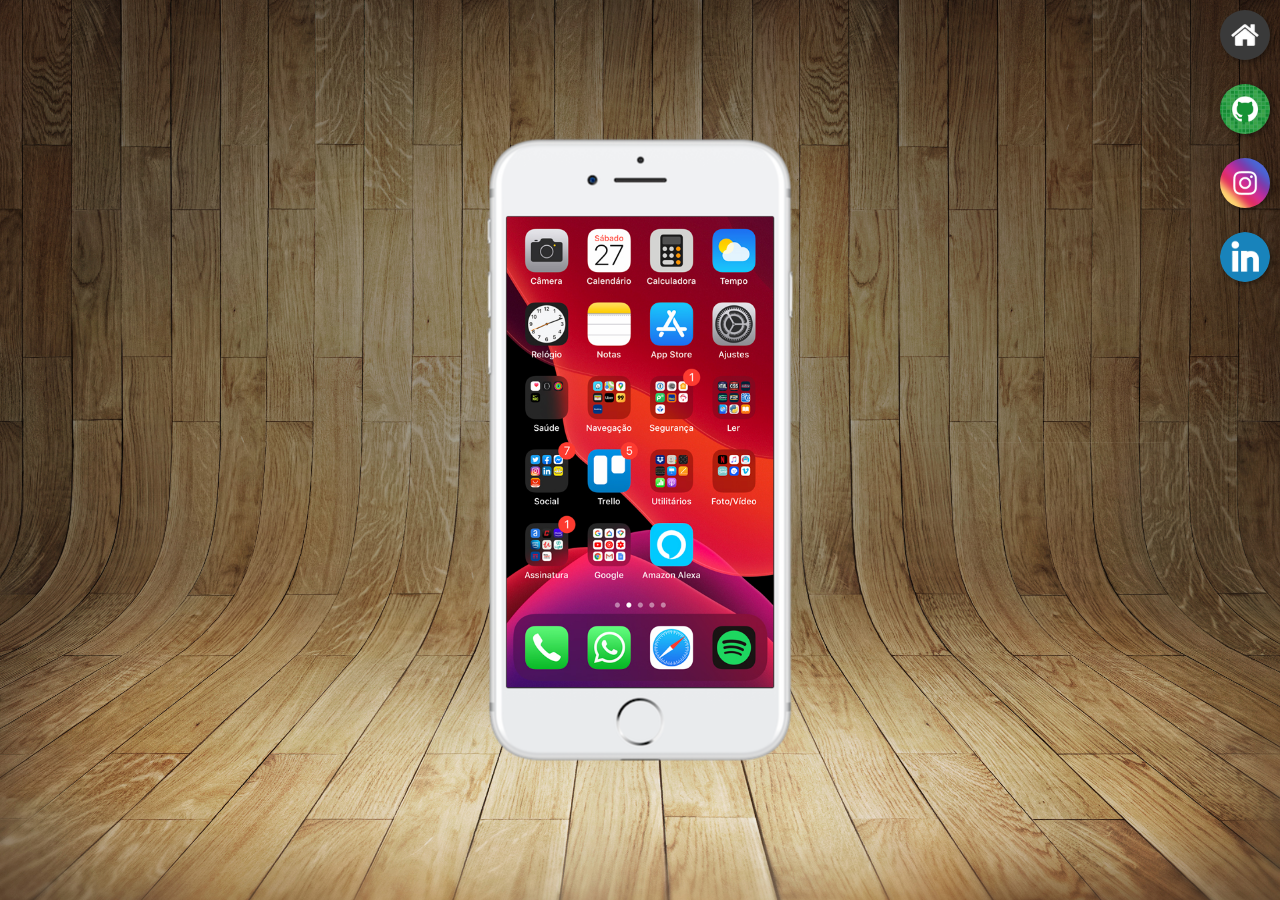
<file: index.html>
<!DOCTYPE html>
<html lang="pt-br">
<head>
    <meta charset="UTF-8">
    <meta name="viewport" content="width=device-width, initial-scale=1.0">
    <link rel="shortcut icon" href="favicon.ico" type="image/x-icon">
    <link rel="stylesheet" href="estilos/style.css">
    <title>Projetos Redes Sociais</title>
</head>
<body>
    <main>
        <section id="telefone">
            <iframe src="home.html" name="tela" id="tela" frameborder="0">
                Seu navegador não suporta iframes.
            </iframe>
        </section>
        <section id="redes-sociais">
            <a href="home.html" target="tela"><img src="imagens/logo-home.jpg" alt="Home"></a><br>
            <a href="github.html" target="tela"><img src="imagens/logo-github.jpg" alt="GitHub"></a><br>
            <a href="instagram.html" target="tela"><img src="imagens/logo-instagram.jpg" alt="Instagram"></a><br>
            <a href="linkedin.html" target="tela"><img src="imagens/logo-linkedin.png" alt="LinkedIn"></a>
        </section>
    </main>
</body>
</html>
</file>
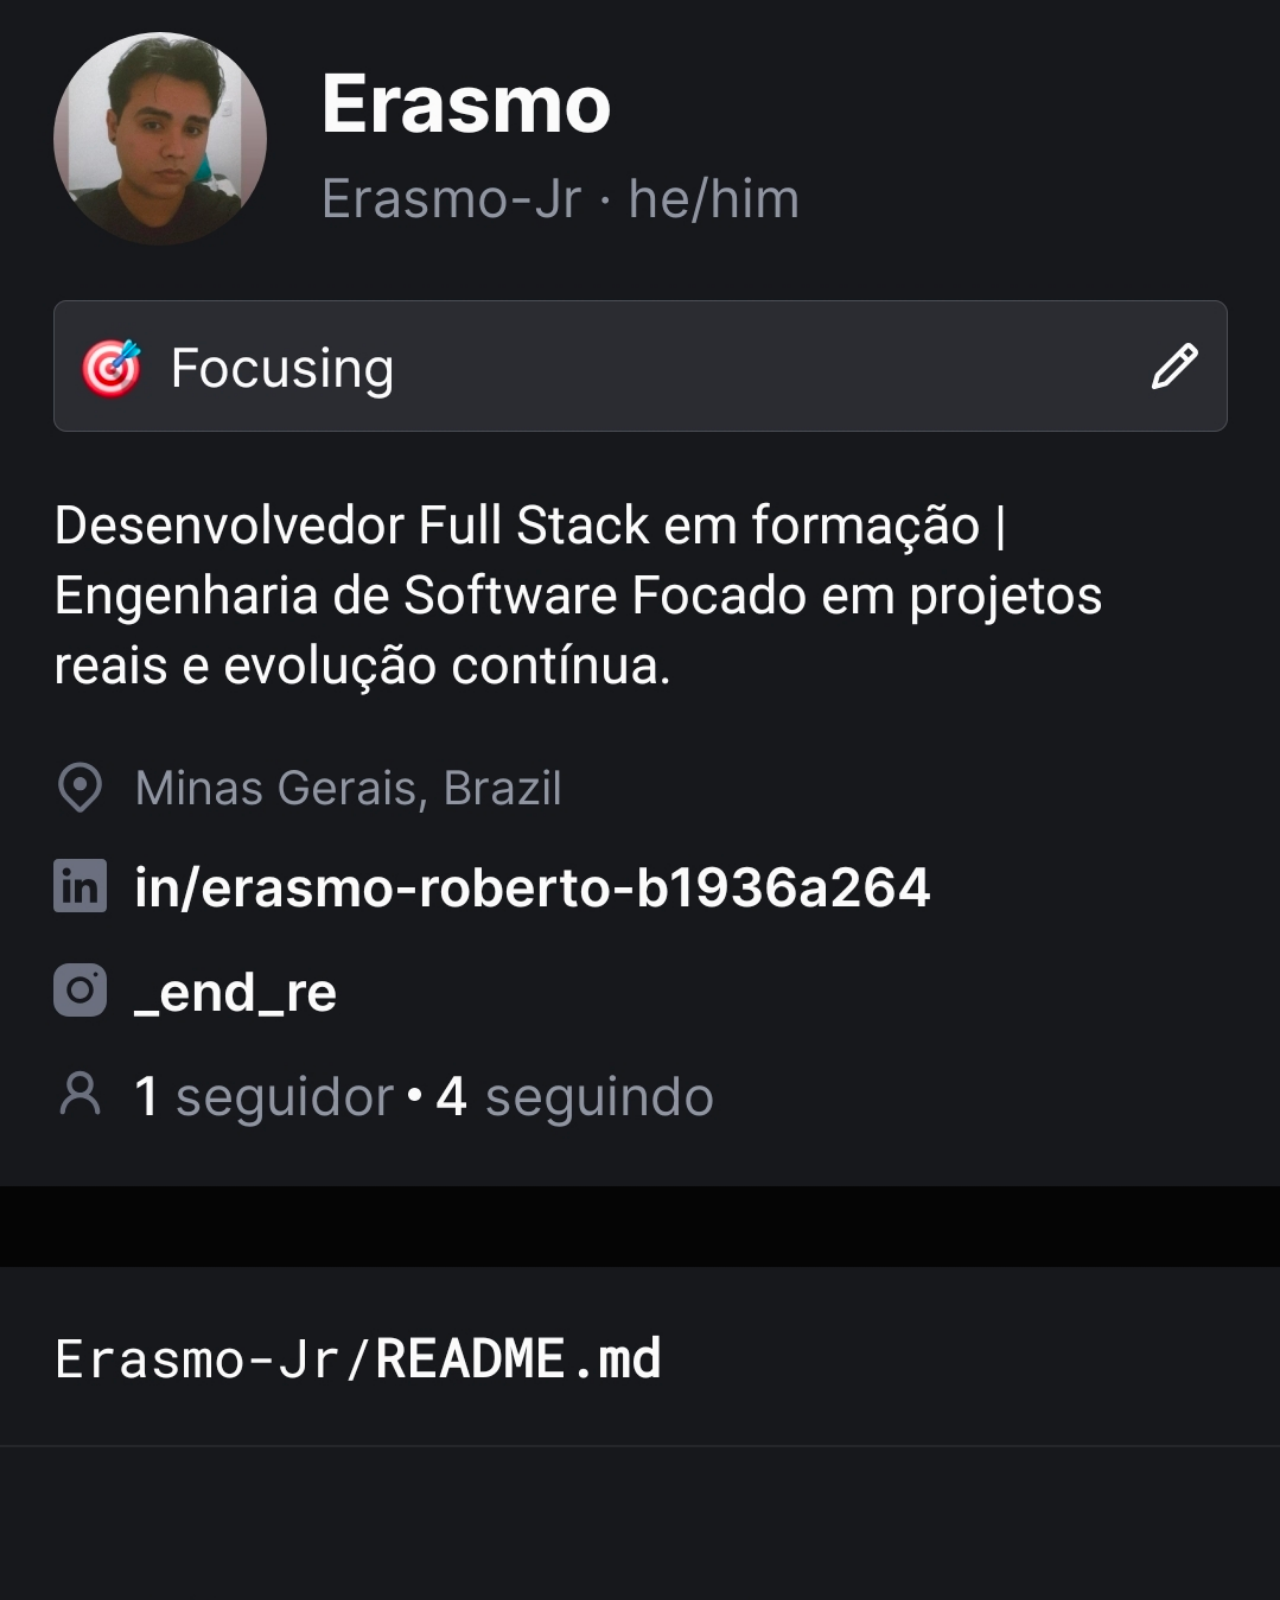
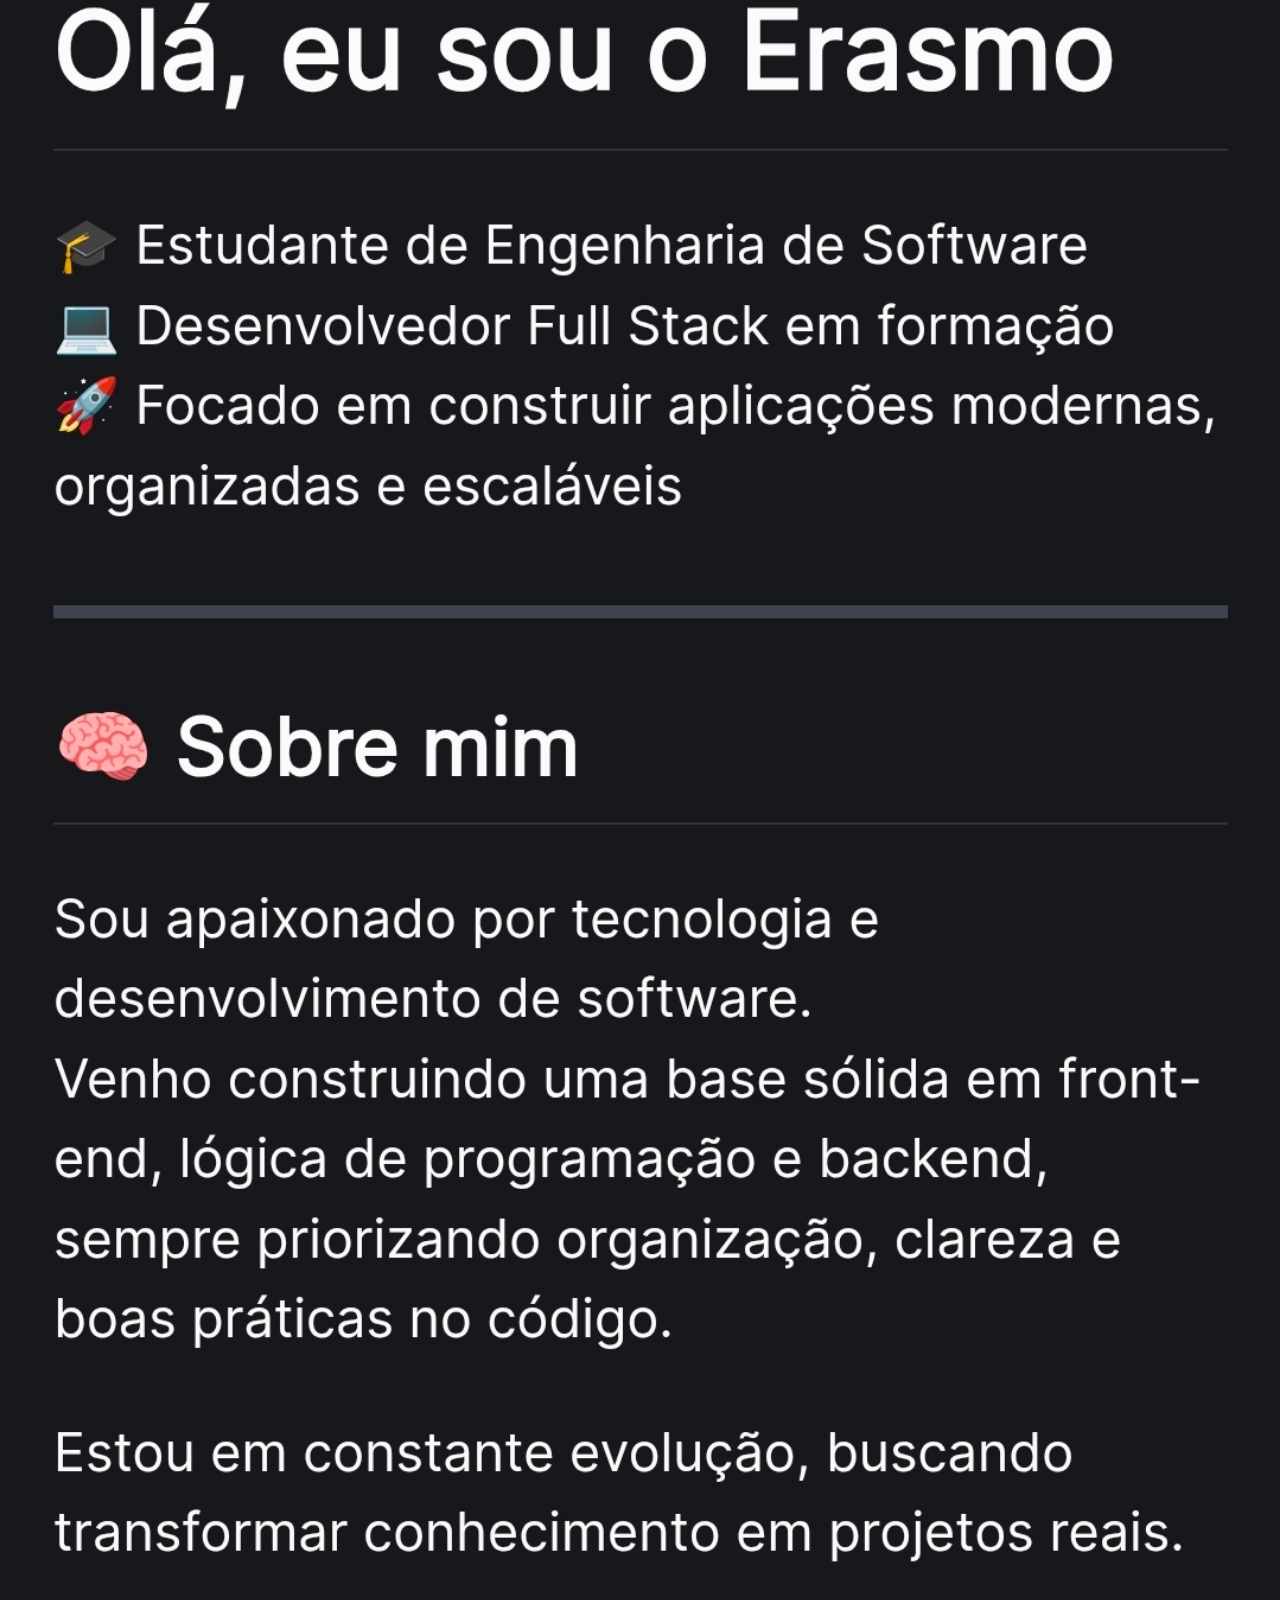
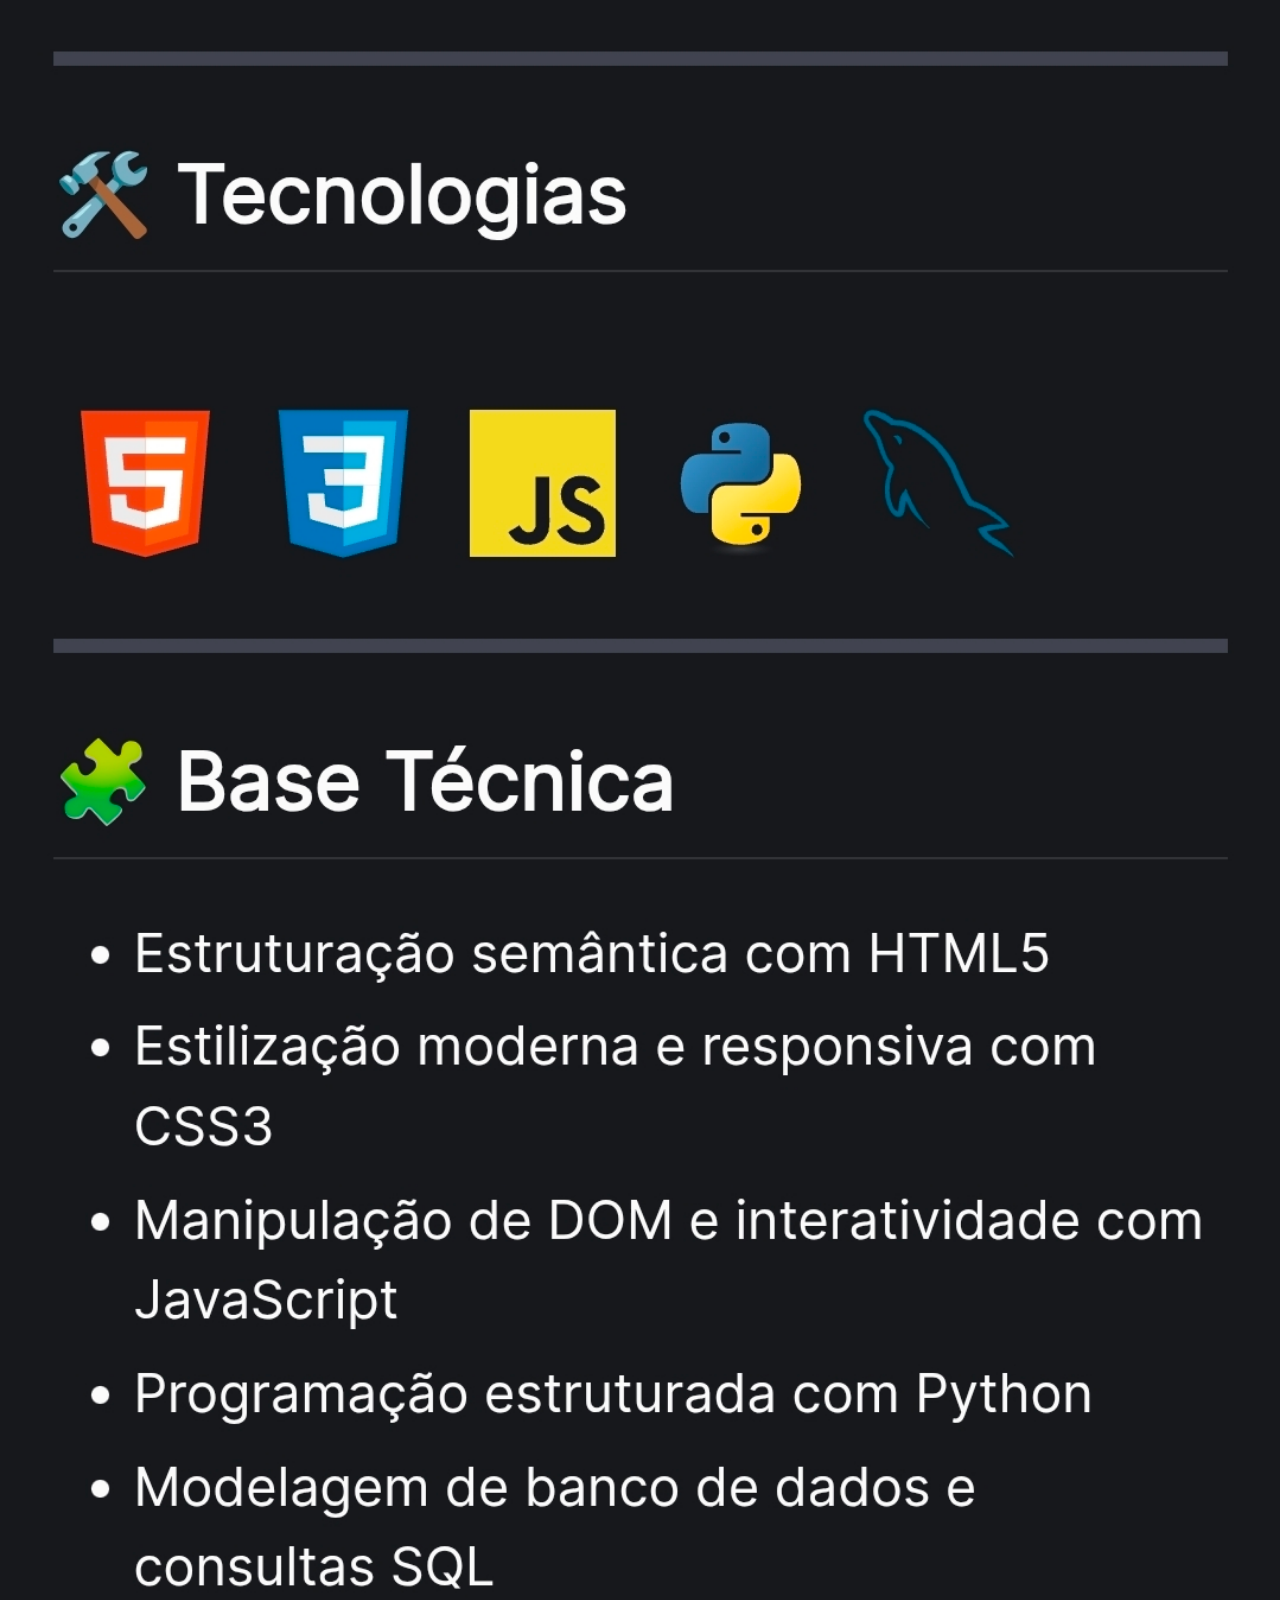
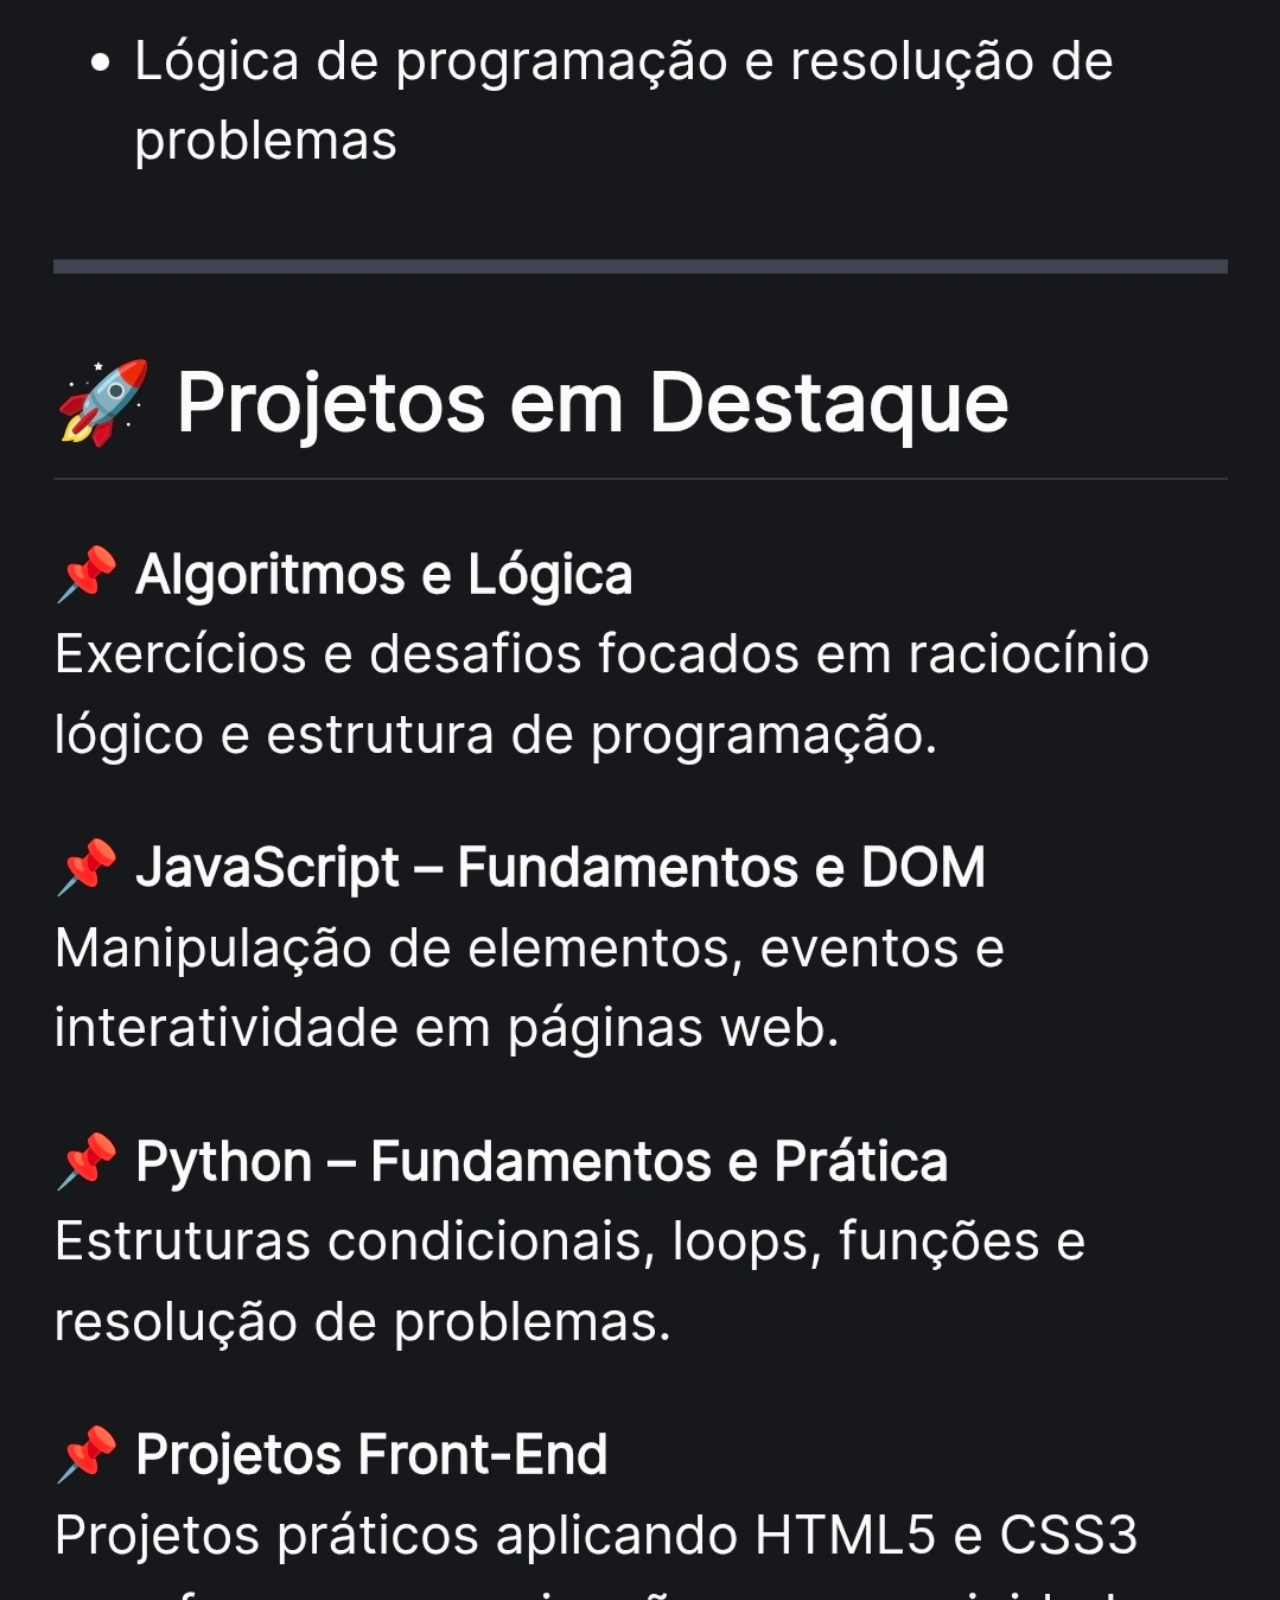
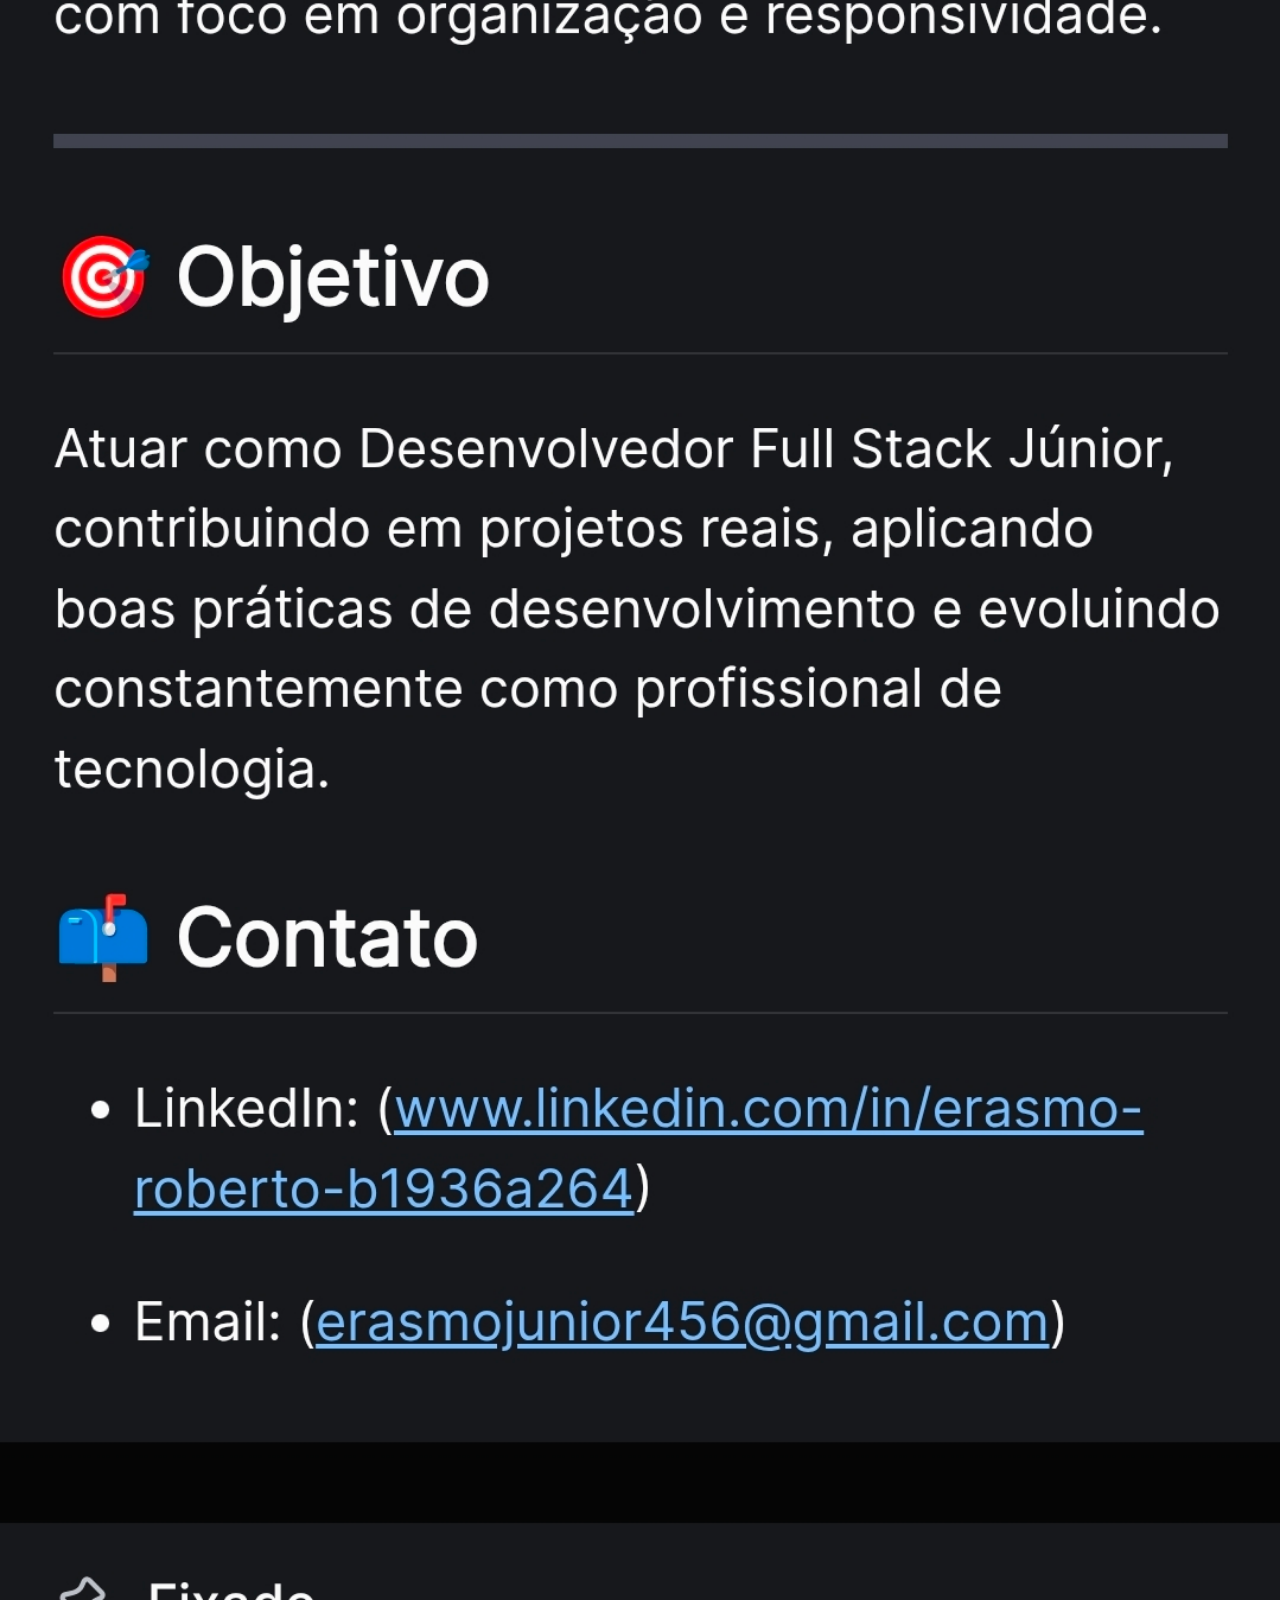
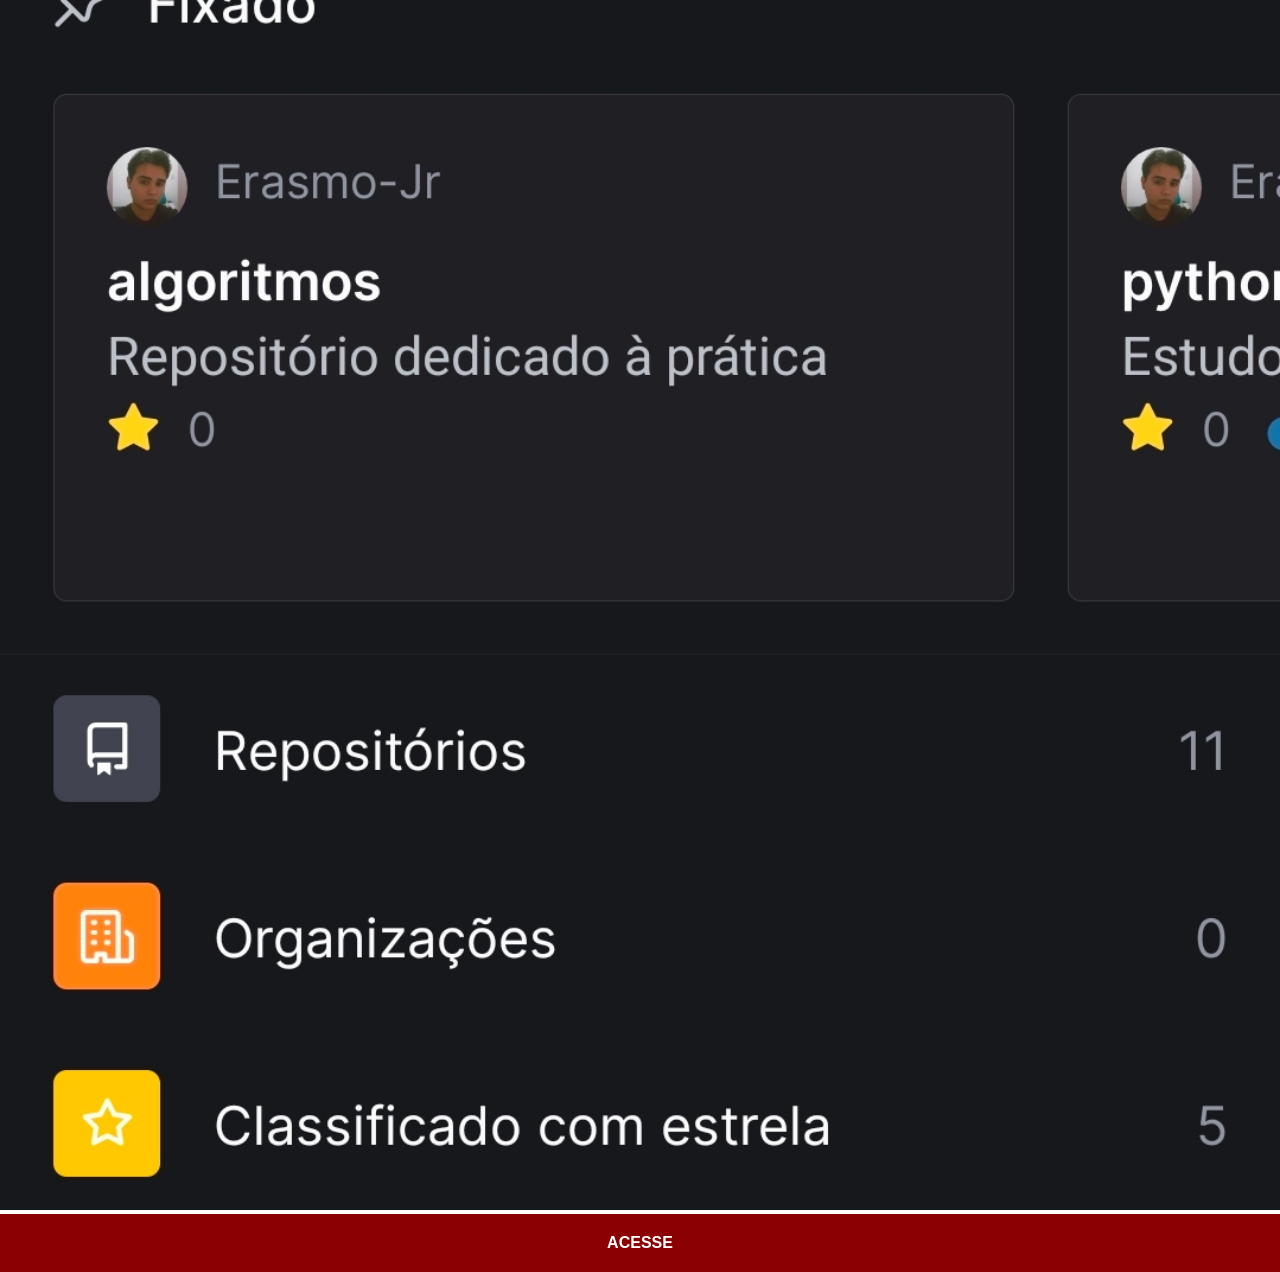
<file: github.html>
<!DOCTYPE html>
<html lang="pt-br">
<head>
    <meta charset="UTF-8">
    <meta name="viewport" content="width=device-width, initial-scale=1.0">
    <title>GitHub</title>
    <link rel="stylesheet" href="estilos/social.css">
</head>
<body>
    <img src="imagens/Github/githubprint.jpg" alt="GitHub">
    <a href="https://github.com/Erasmo-Jr" target="_blank">ACESSE</a>
</body>
</html>
</file>
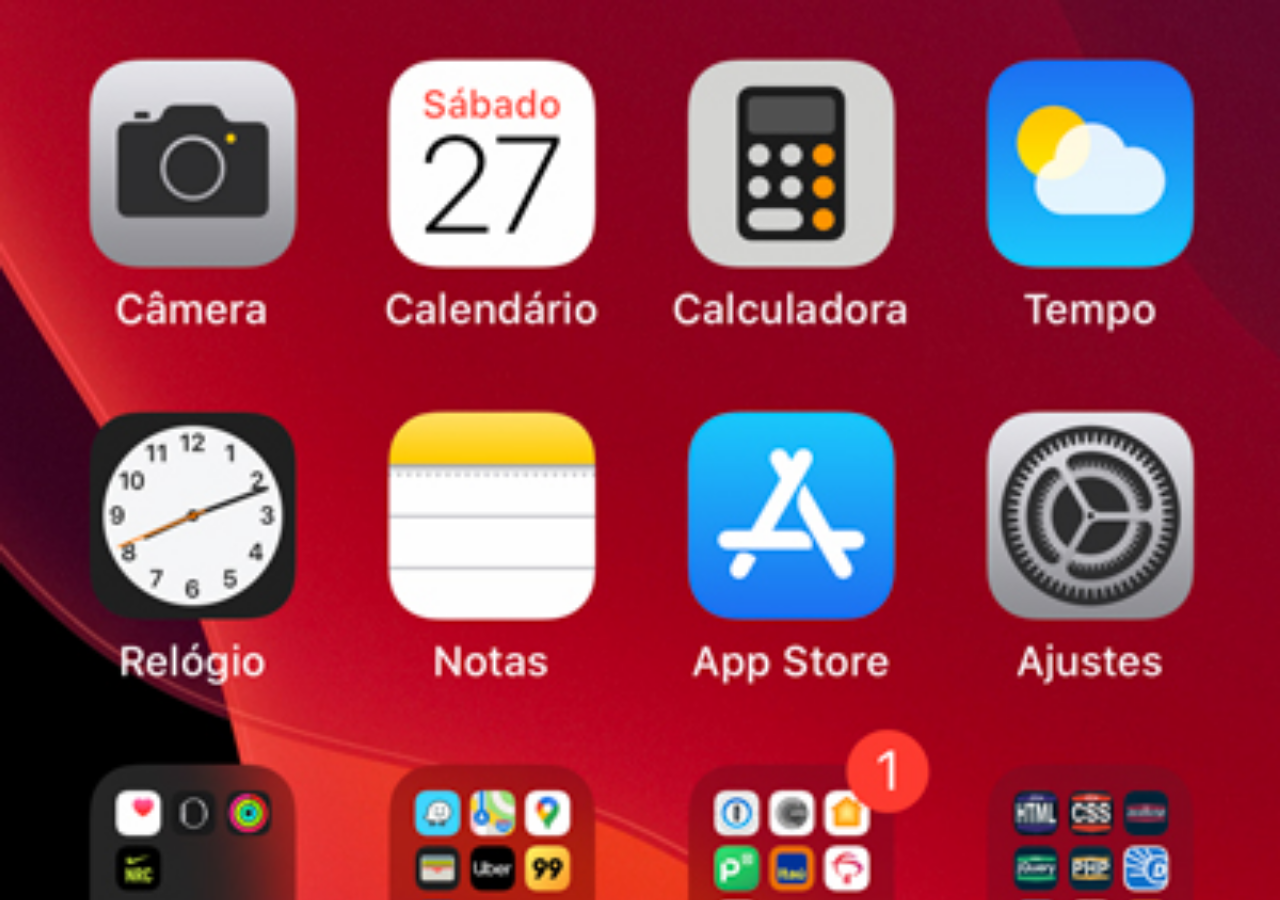
<file: home.html>
<!DOCTYPE html>
<html lang="pt-br">
<head>
    <meta charset="UTF-8">
    <meta name="viewport" content="width=device-width, initial-scale=1.0">
    <title>Home</title>
</head>
<style>
    * {
        margin: 0;
        padding: 0;
    }

    body {
        width: 100vw;
        height: 100vh;
        background: black url(imagens/tela-home.jpg) no-repeat top center;
        background-size: cover;
    }
</style>
<body>
    
</body>
</html>
</file>
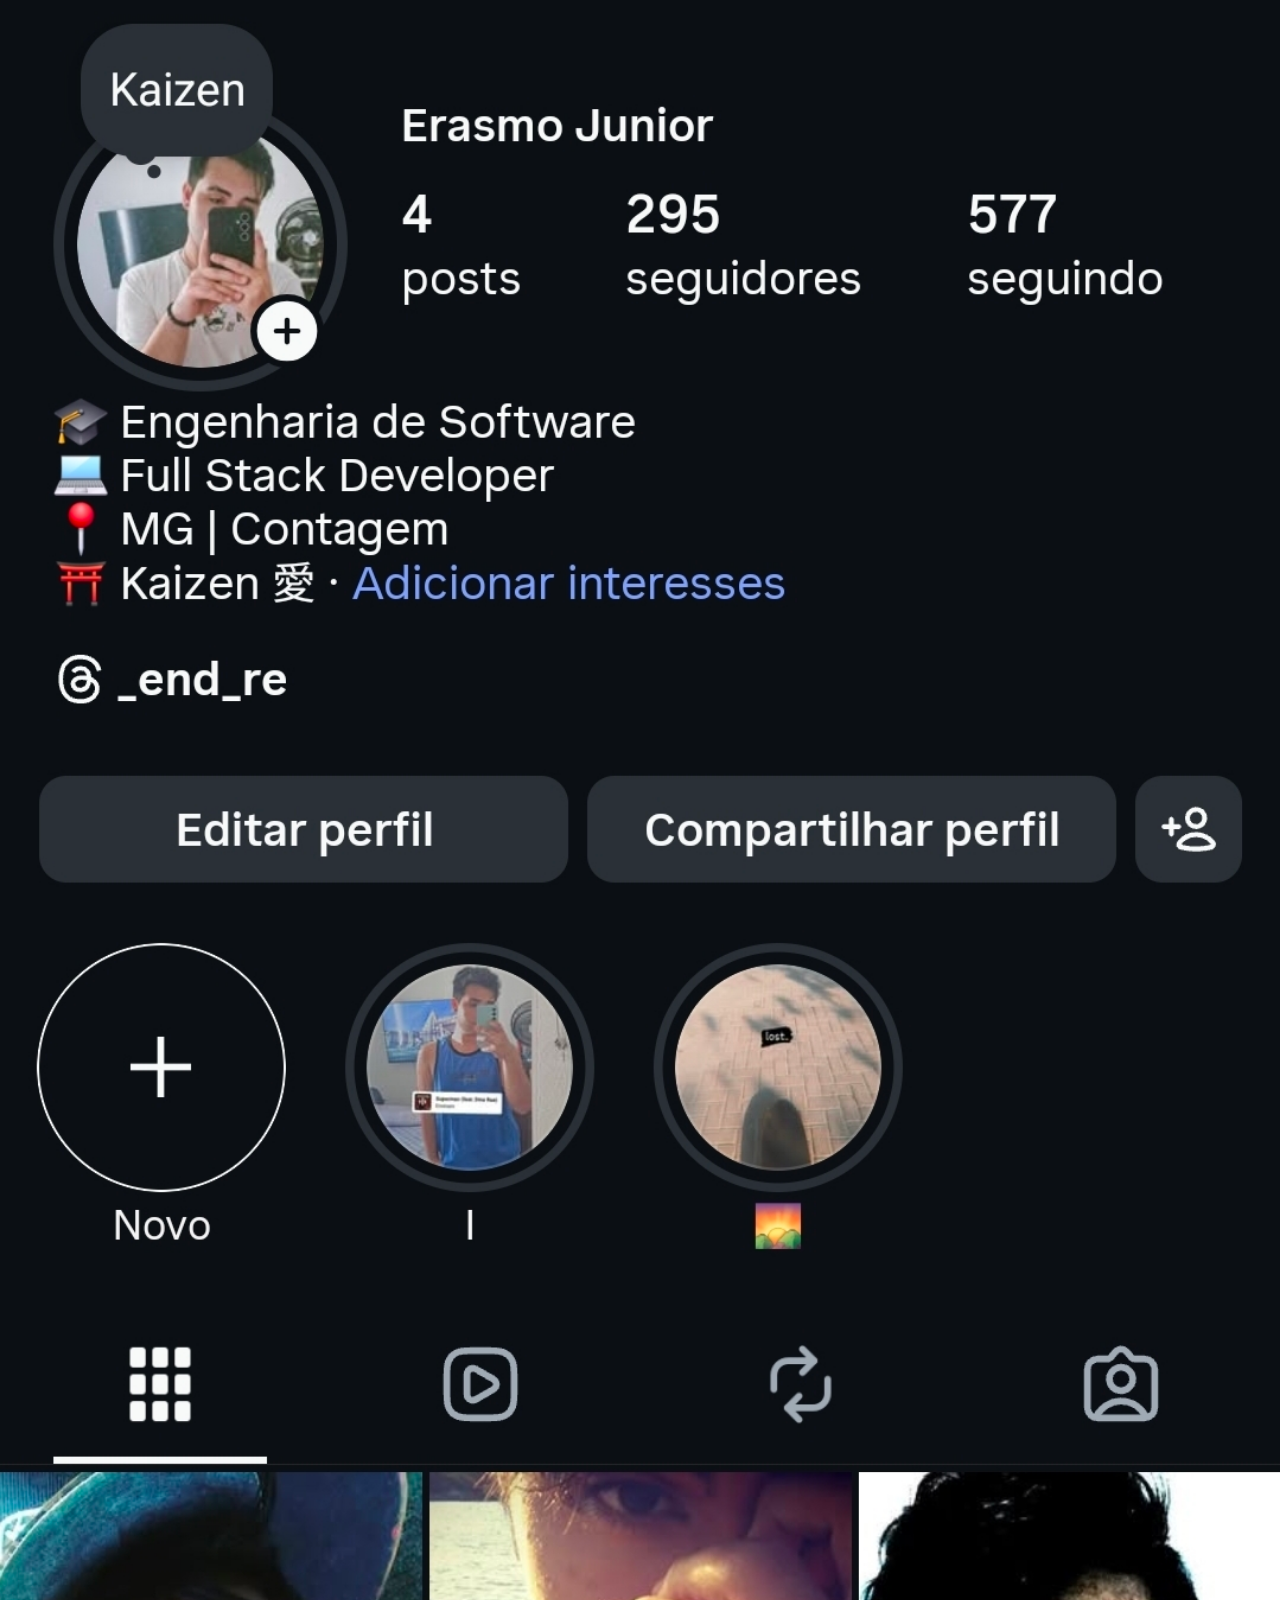
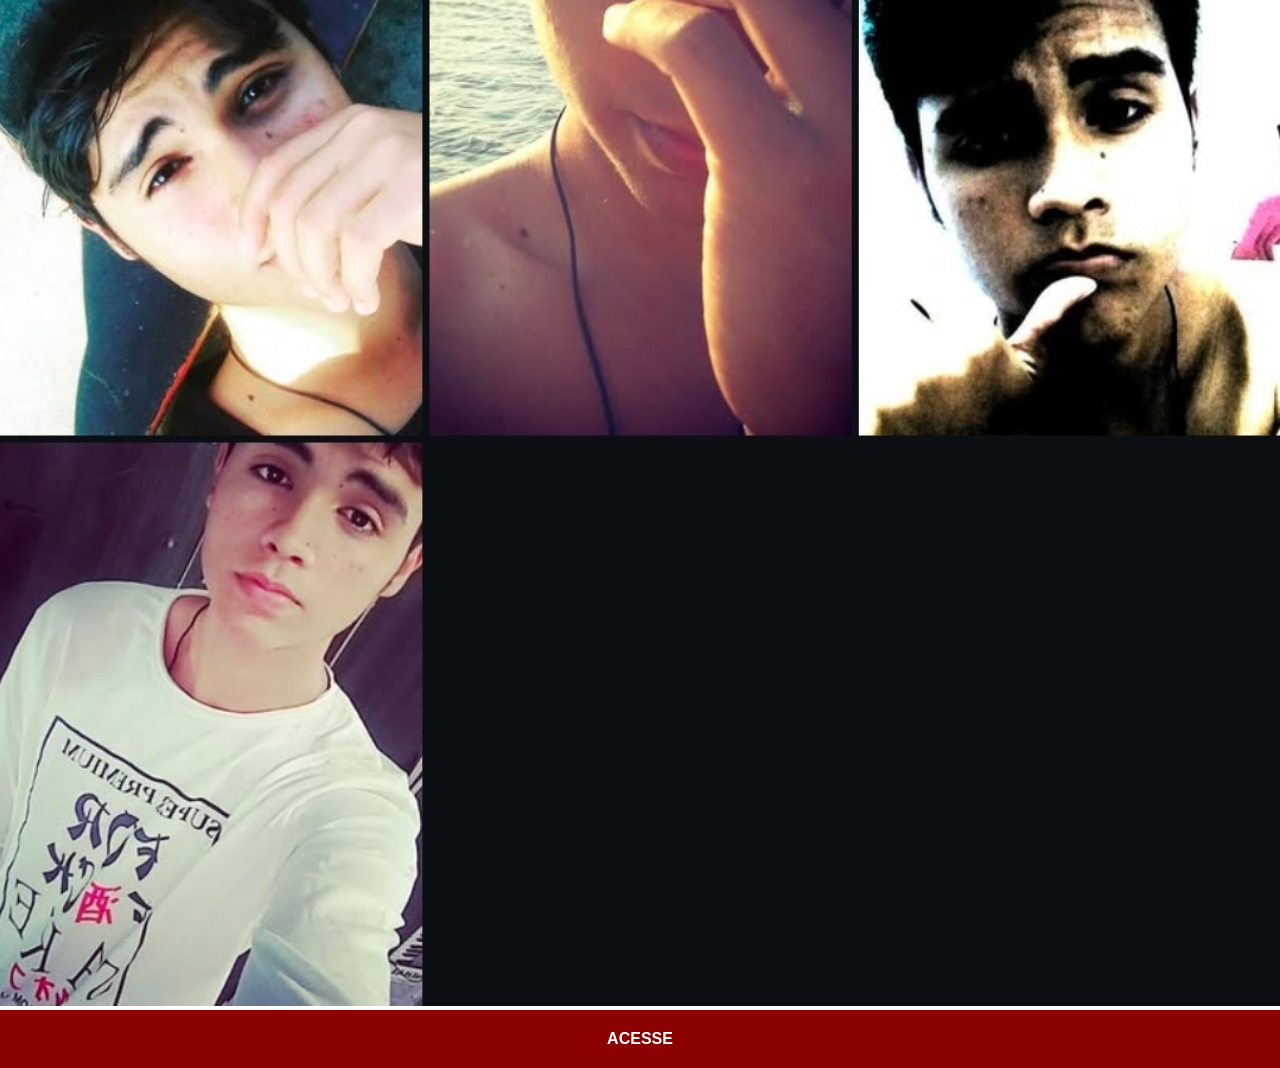
<file: instagram.html>
<!DOCTYPE html>
<html lang="pt-br">
<head>
    <meta charset="UTF-8">
    <meta name="viewport" content="width=device-width, initial-scale=1.0">
    <title>Instagram</title>
    <link rel="stylesheet" href="estilos/social.css">
</head>
<body>
    <img src="imagens/Instagram/instaprint.jpg" alt="Instagram">
    <a href="https://www.instagram.com/_end_re/" target="_blank">ACESSE</a>
</body>
</html>
</file>
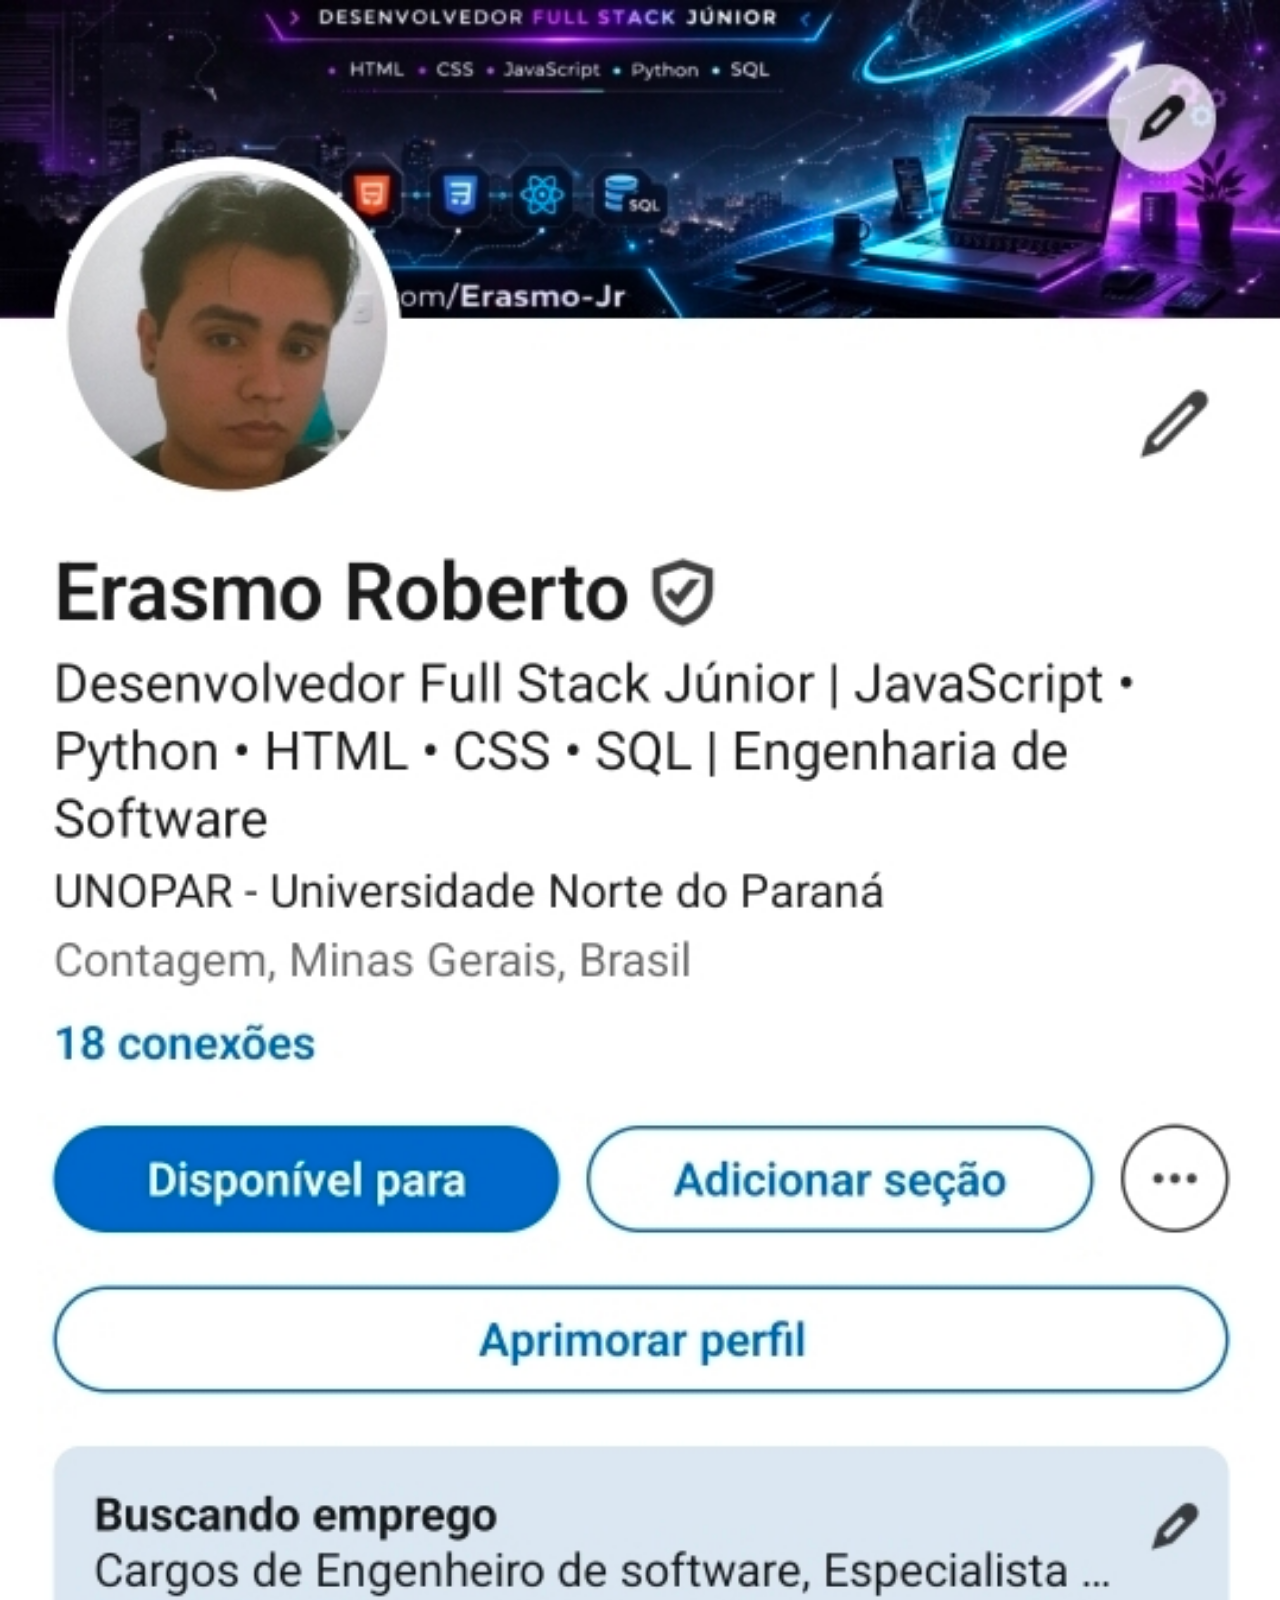
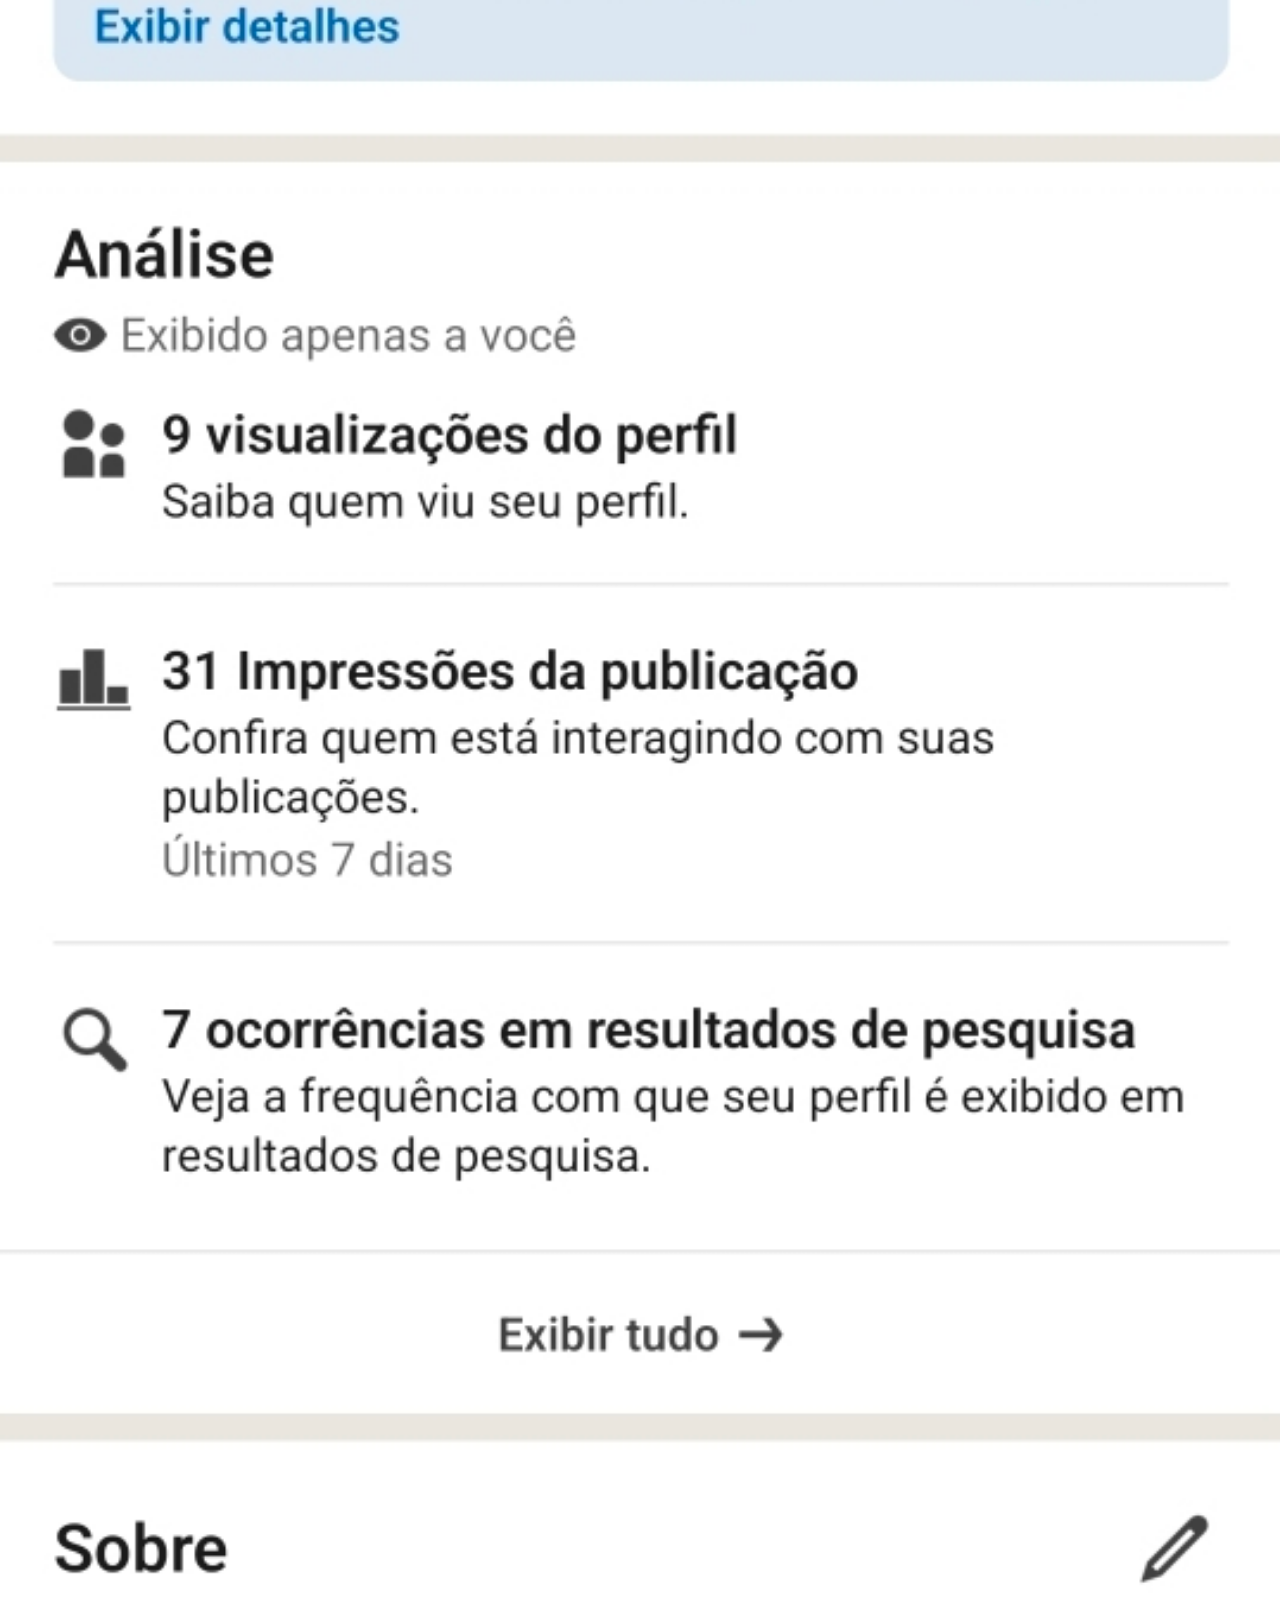
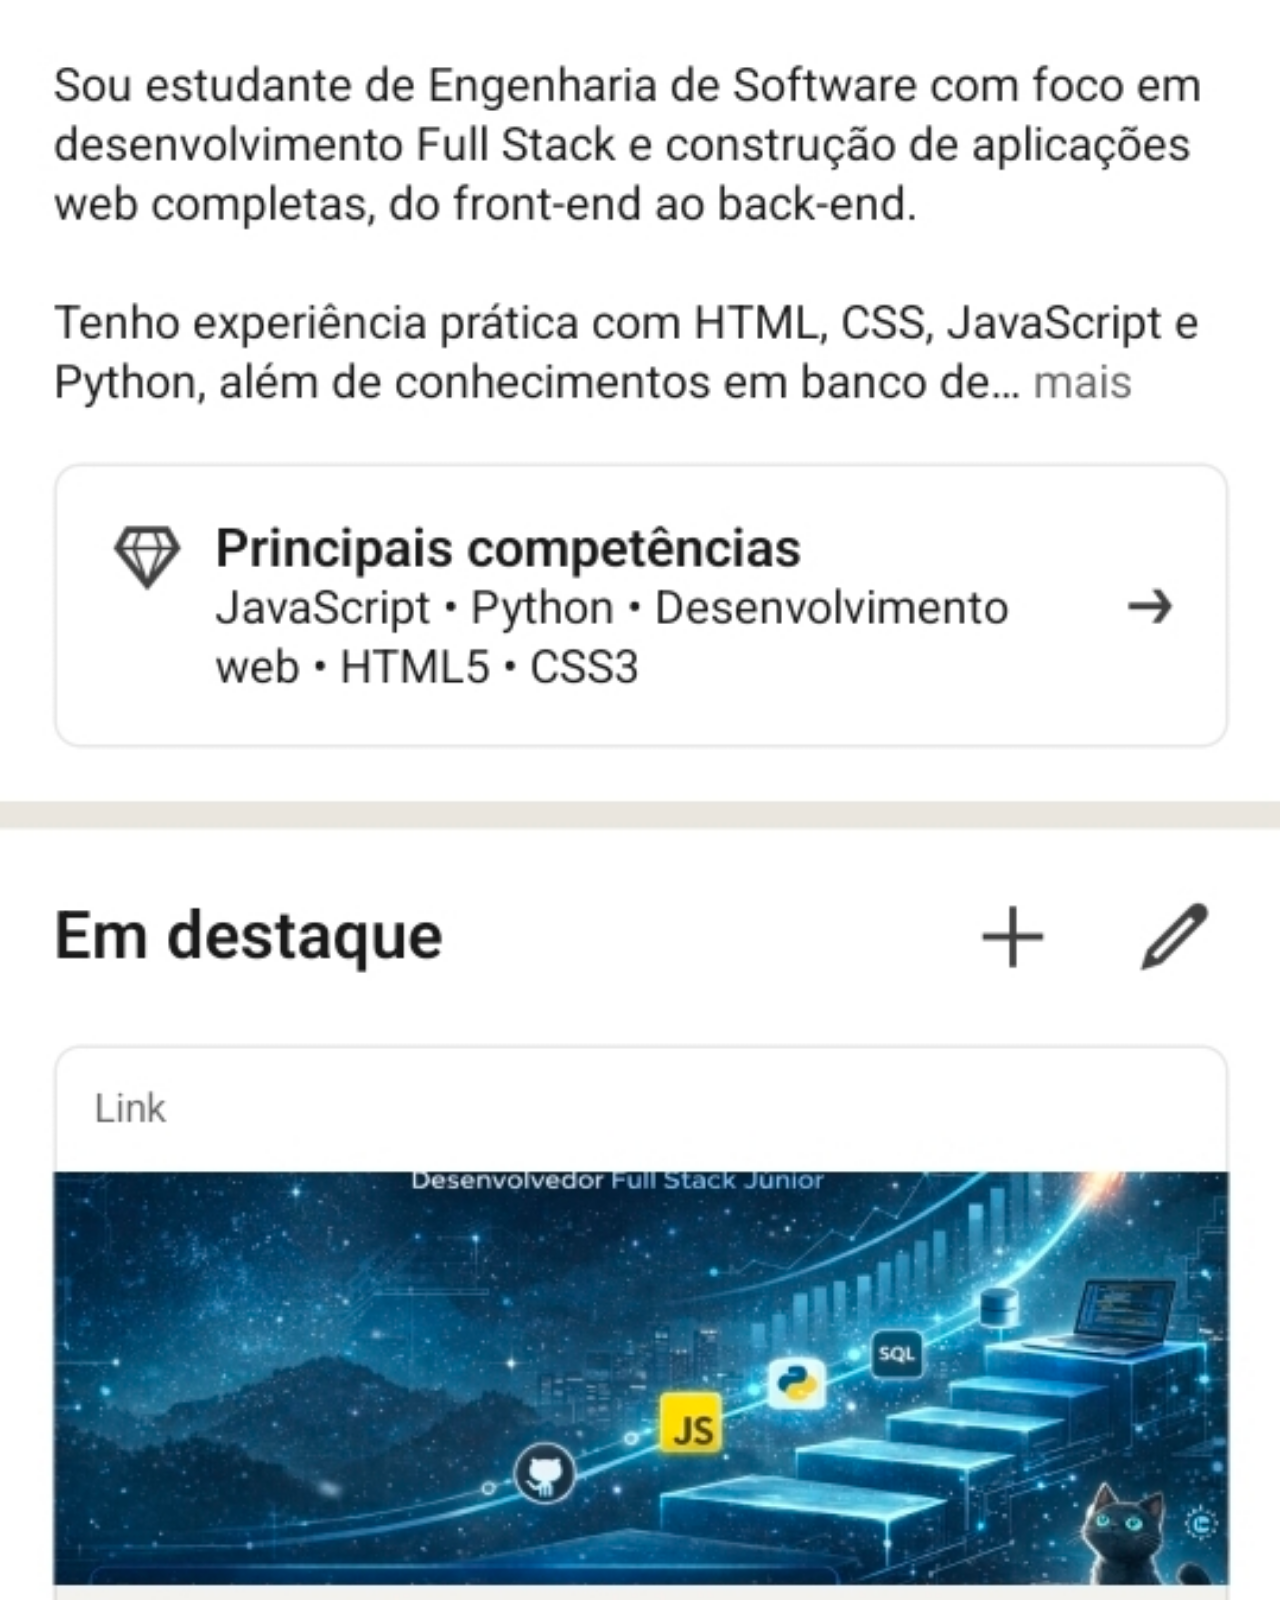
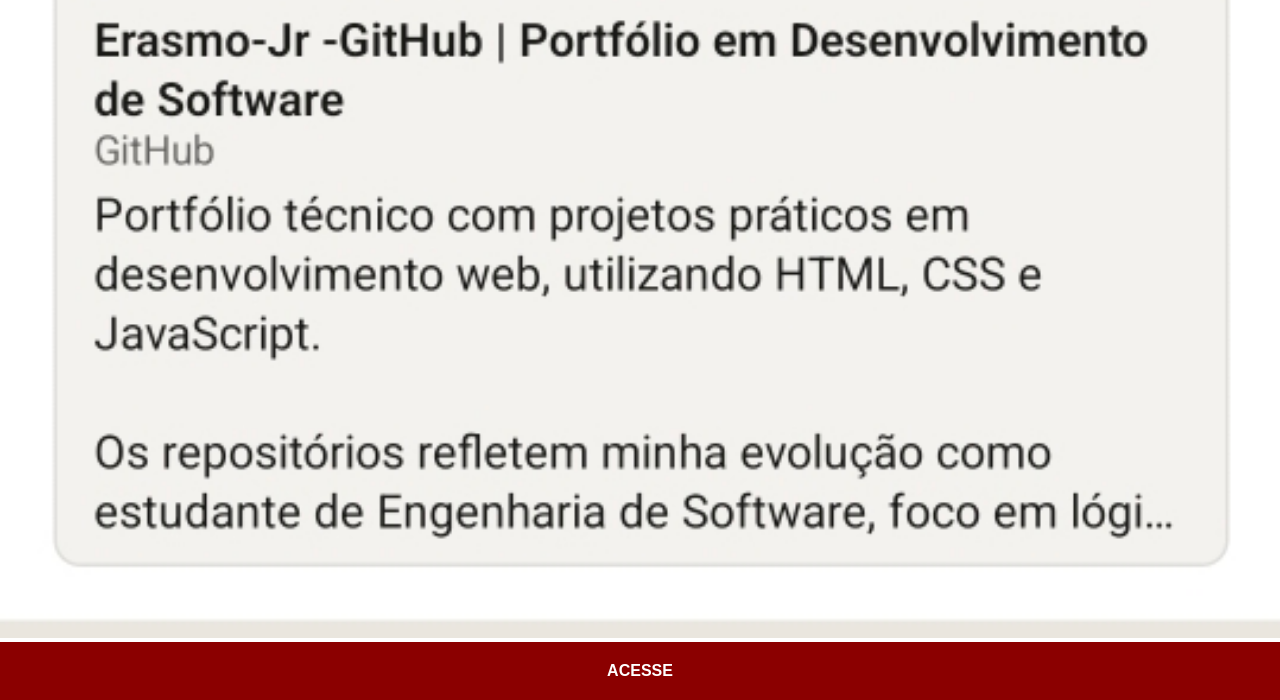
<file: linkedin.html>
<!DOCTYPE html>
<html lang="pt-br">
<head>
    <meta charset="UTF-8">
    <meta name="viewport" content="width=device-width, initial-scale=1.0">
    <title>LinkedIn</title>
    <link rel="stylesheet" href="estilos/social.css">
</head>
<body>
    <img src="imagens/LinkedIn/linkedInprint.jpg" alt="LinkedIn">
    <a href="https://www.linkedin.com/in/erasmo-roberto-b1936a264/" target="_blank">ACESSE</a>
</body>
</html>
</file>
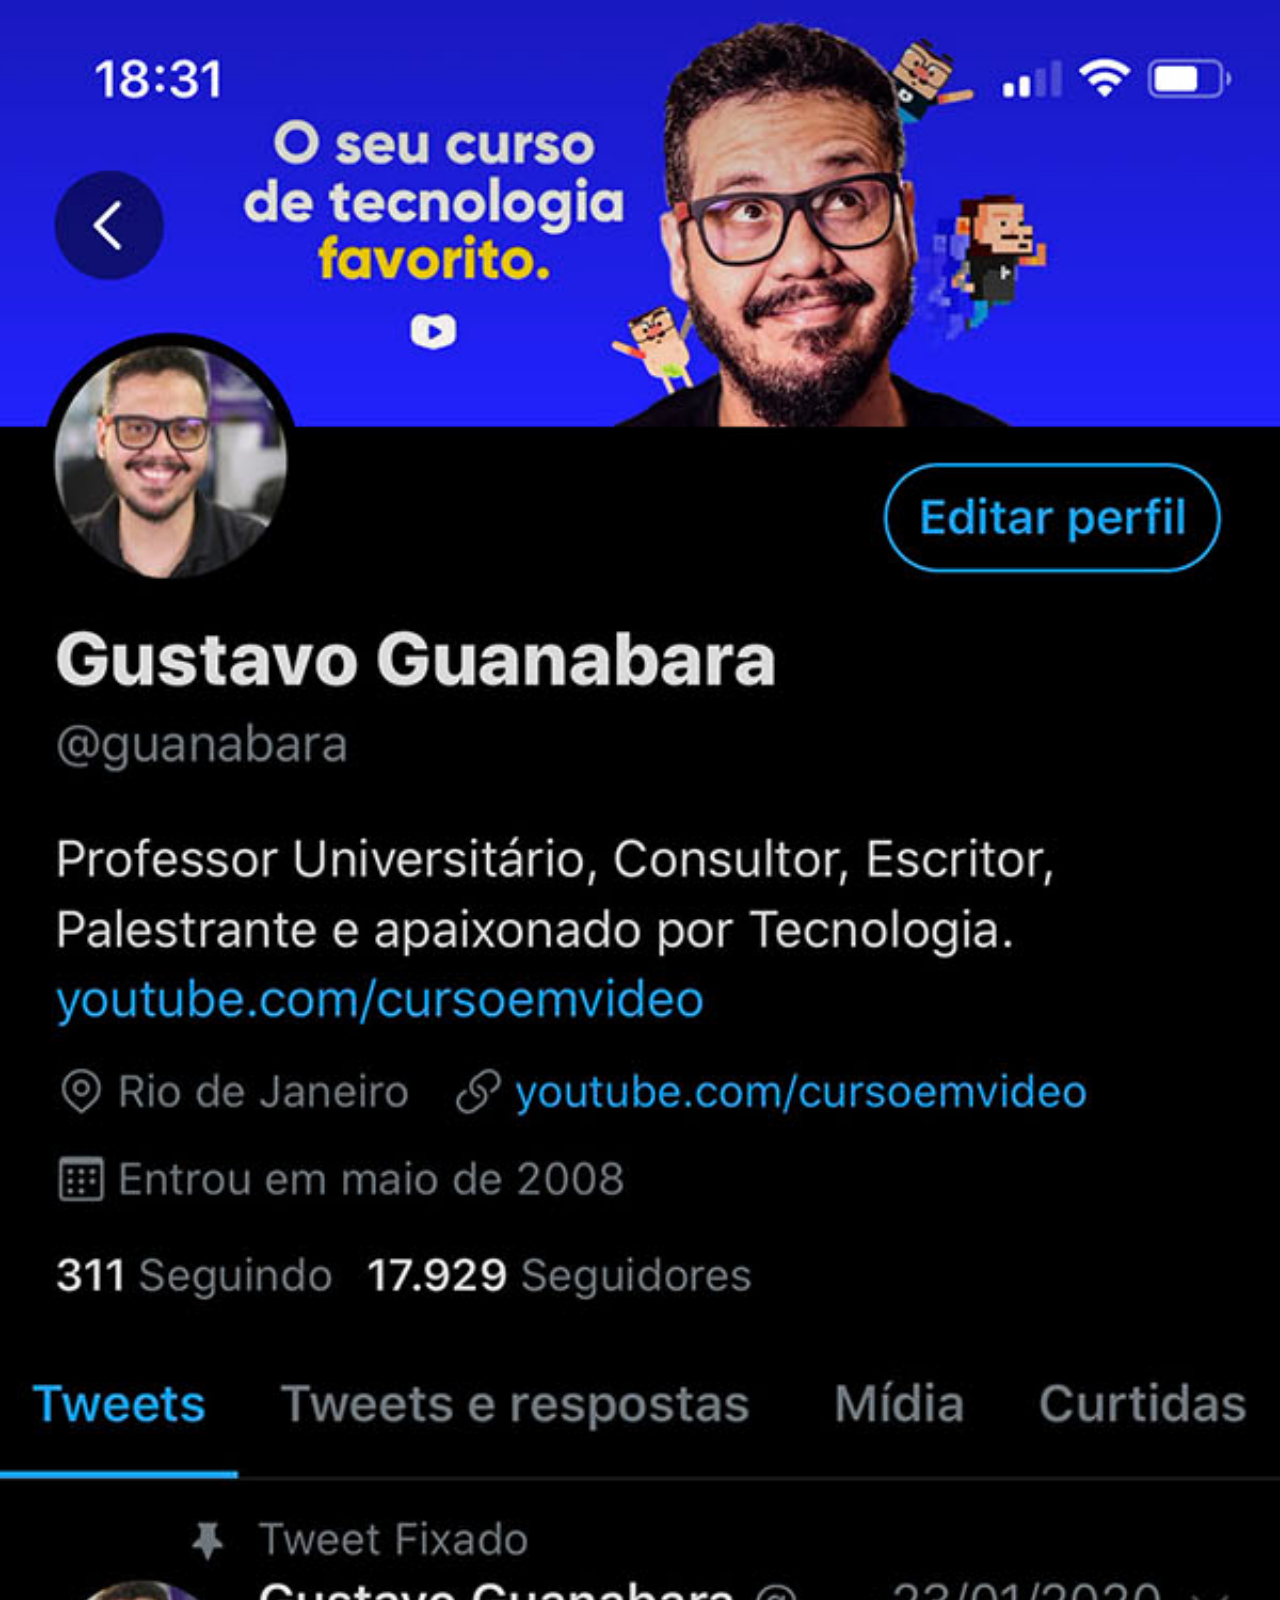
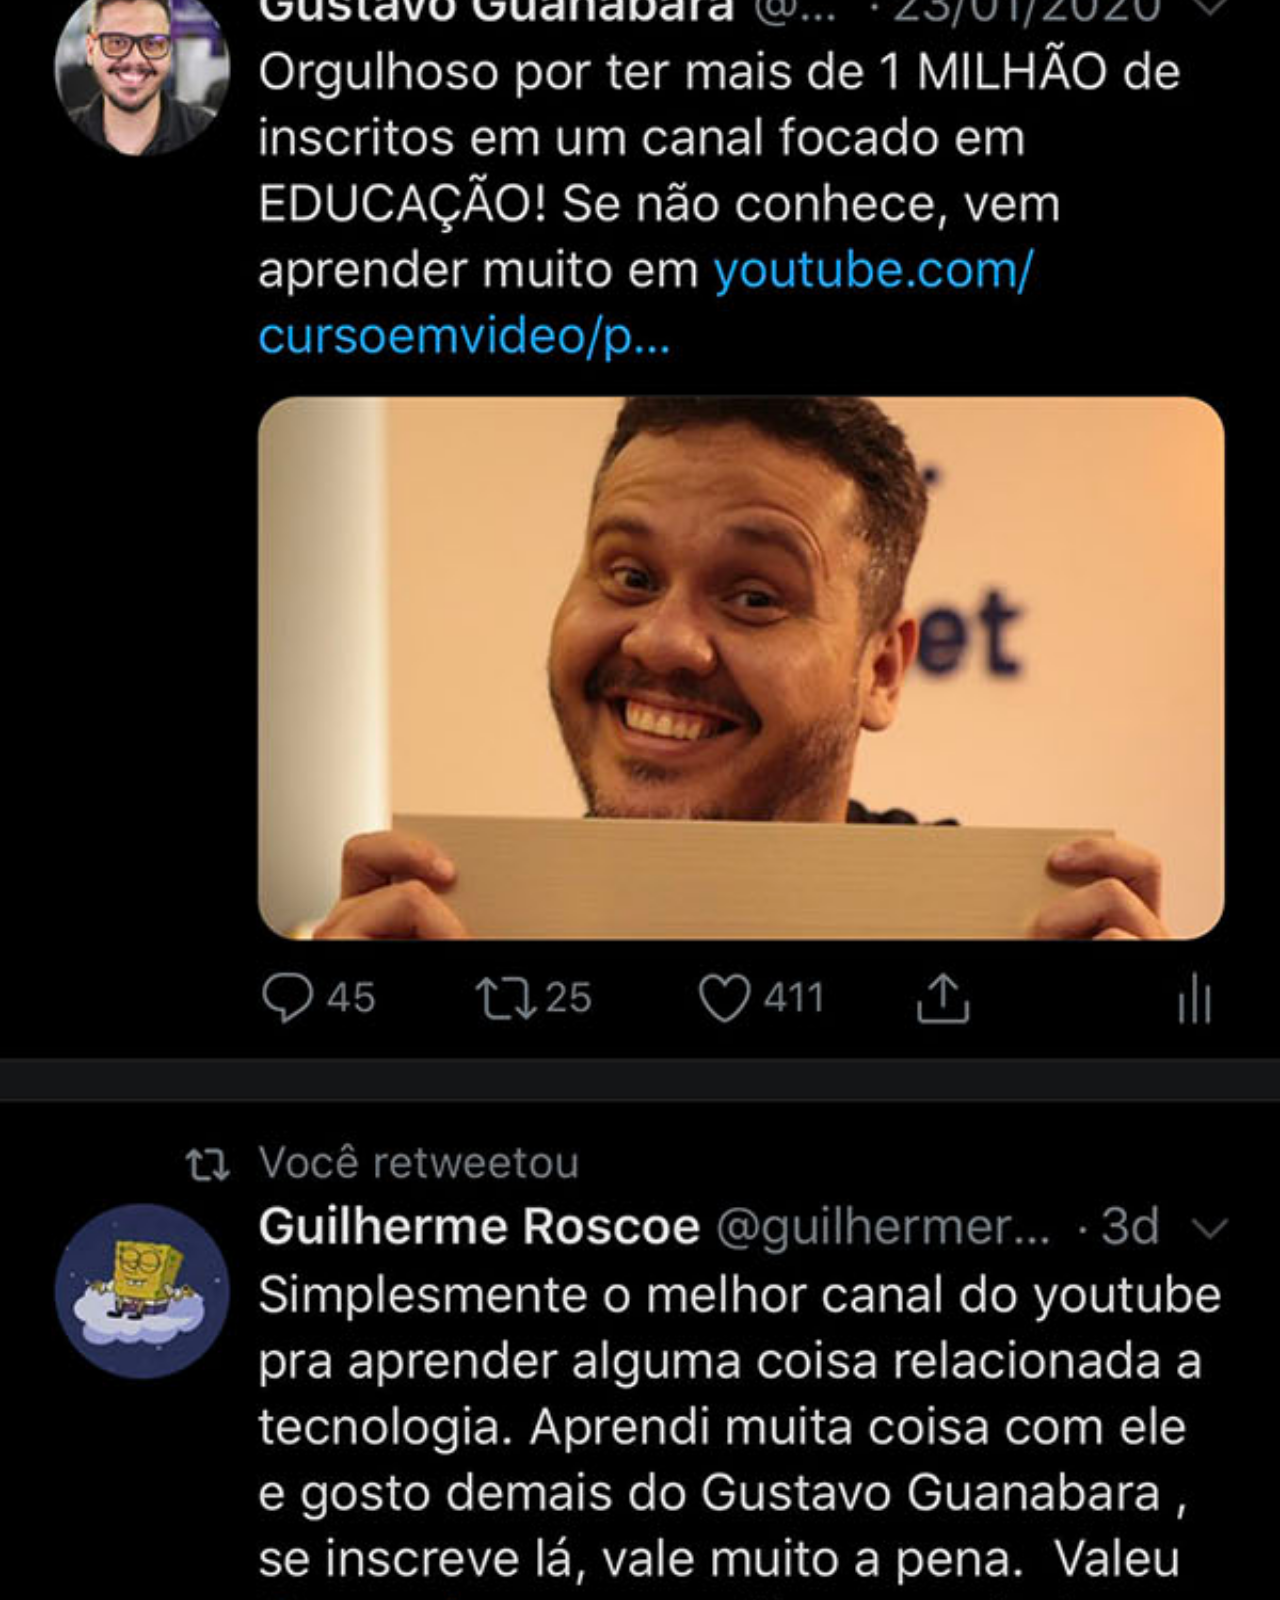
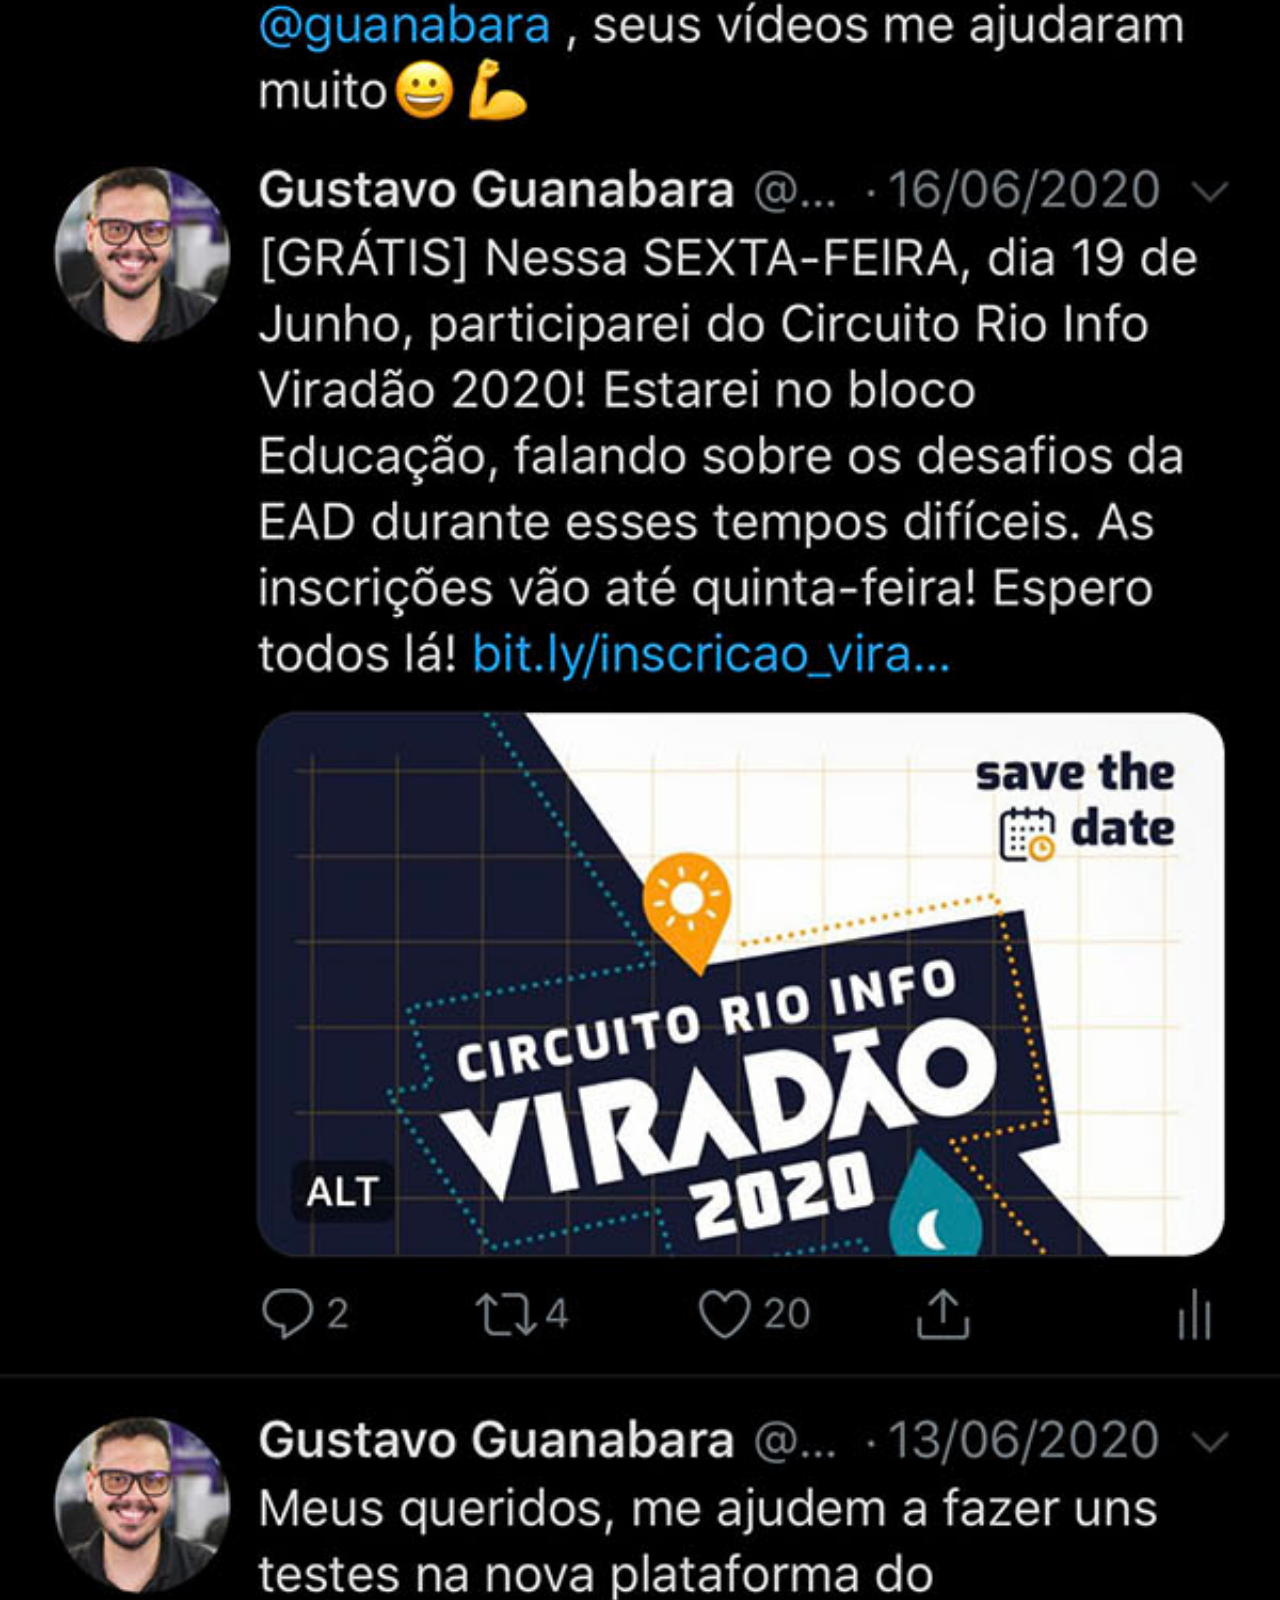
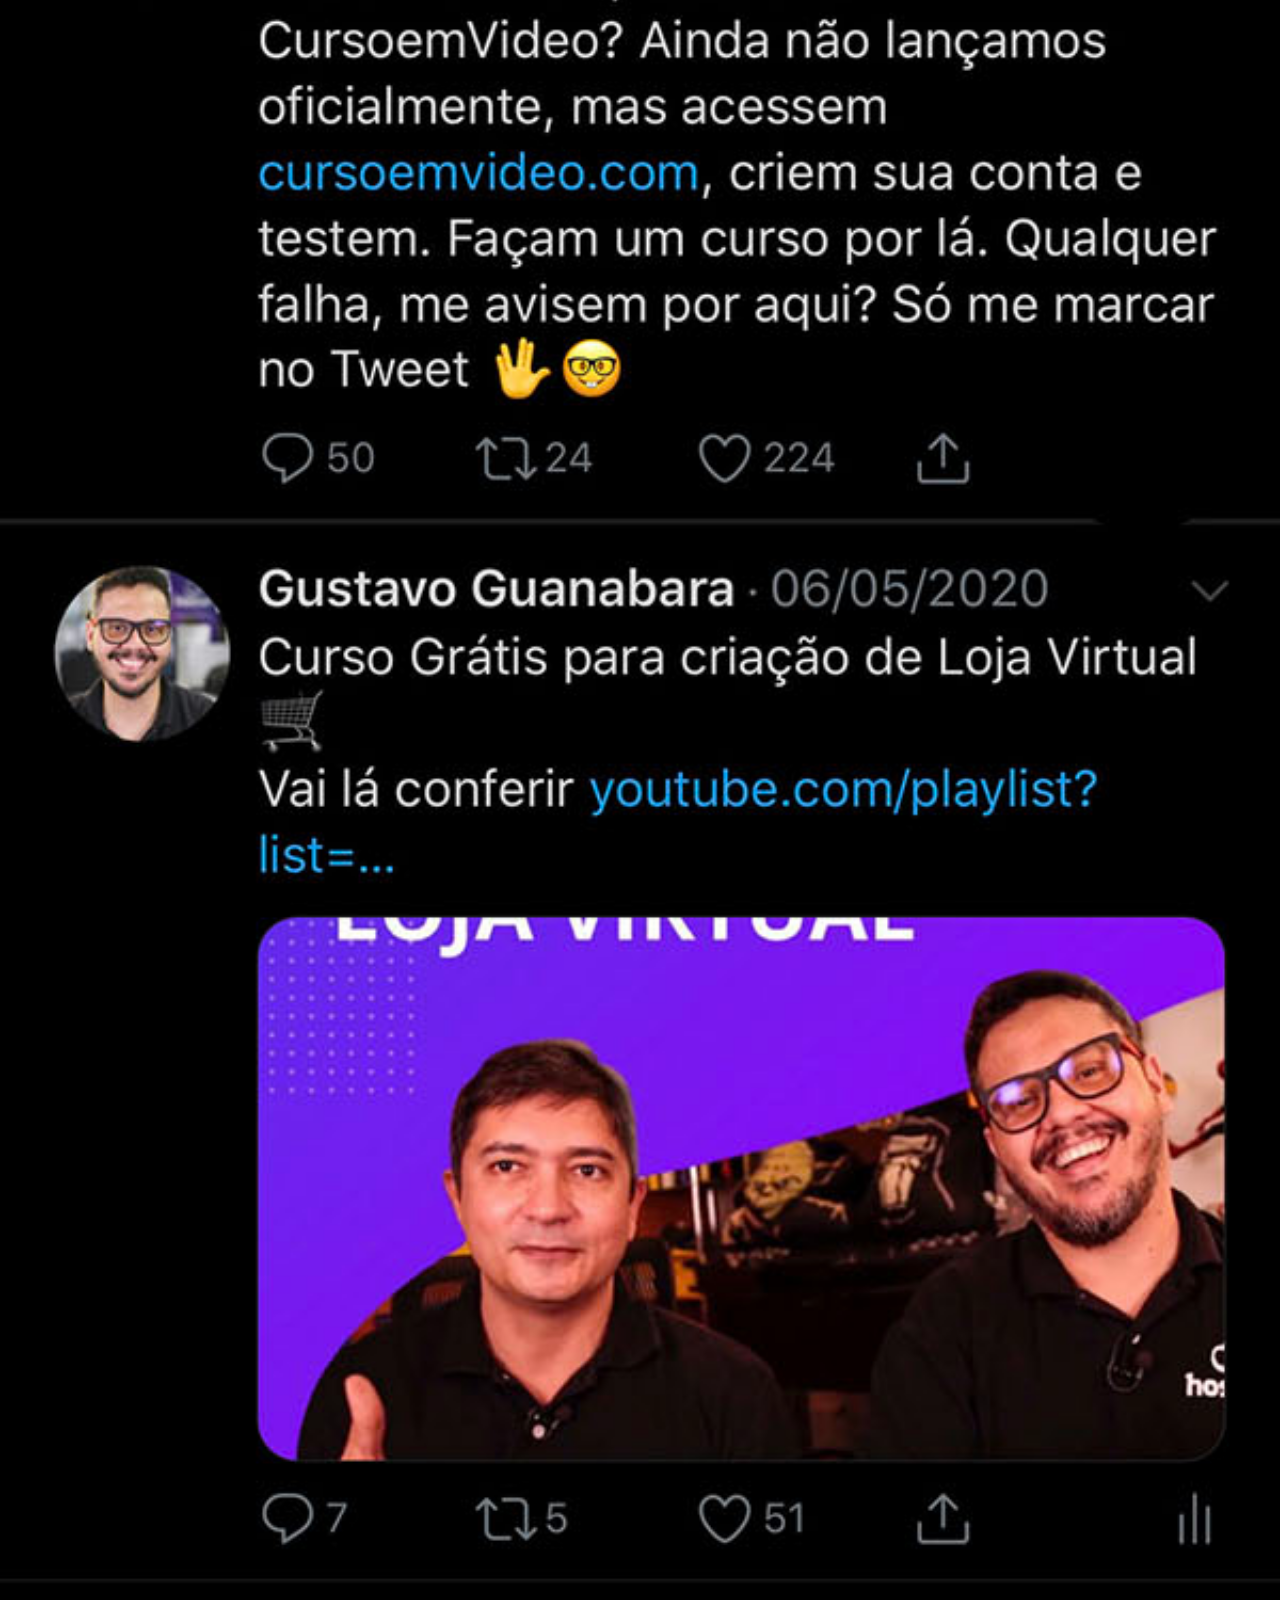
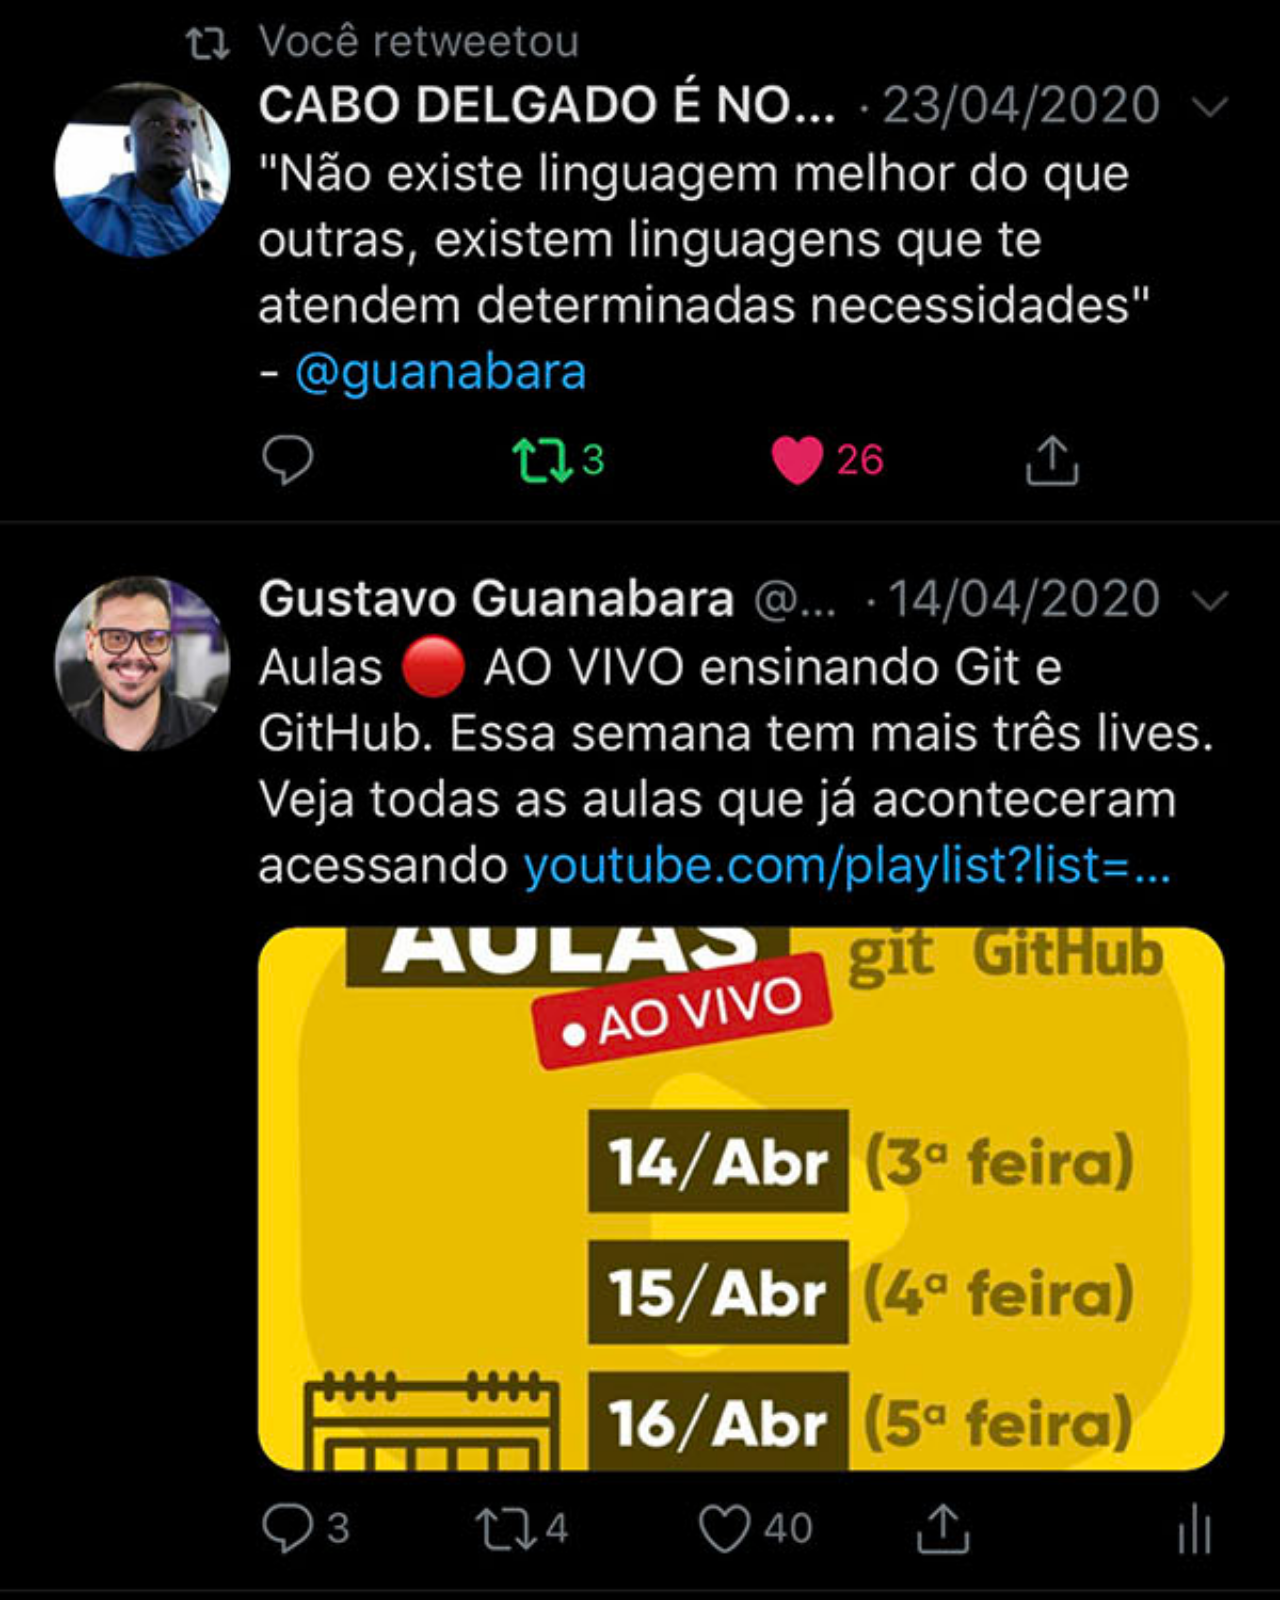
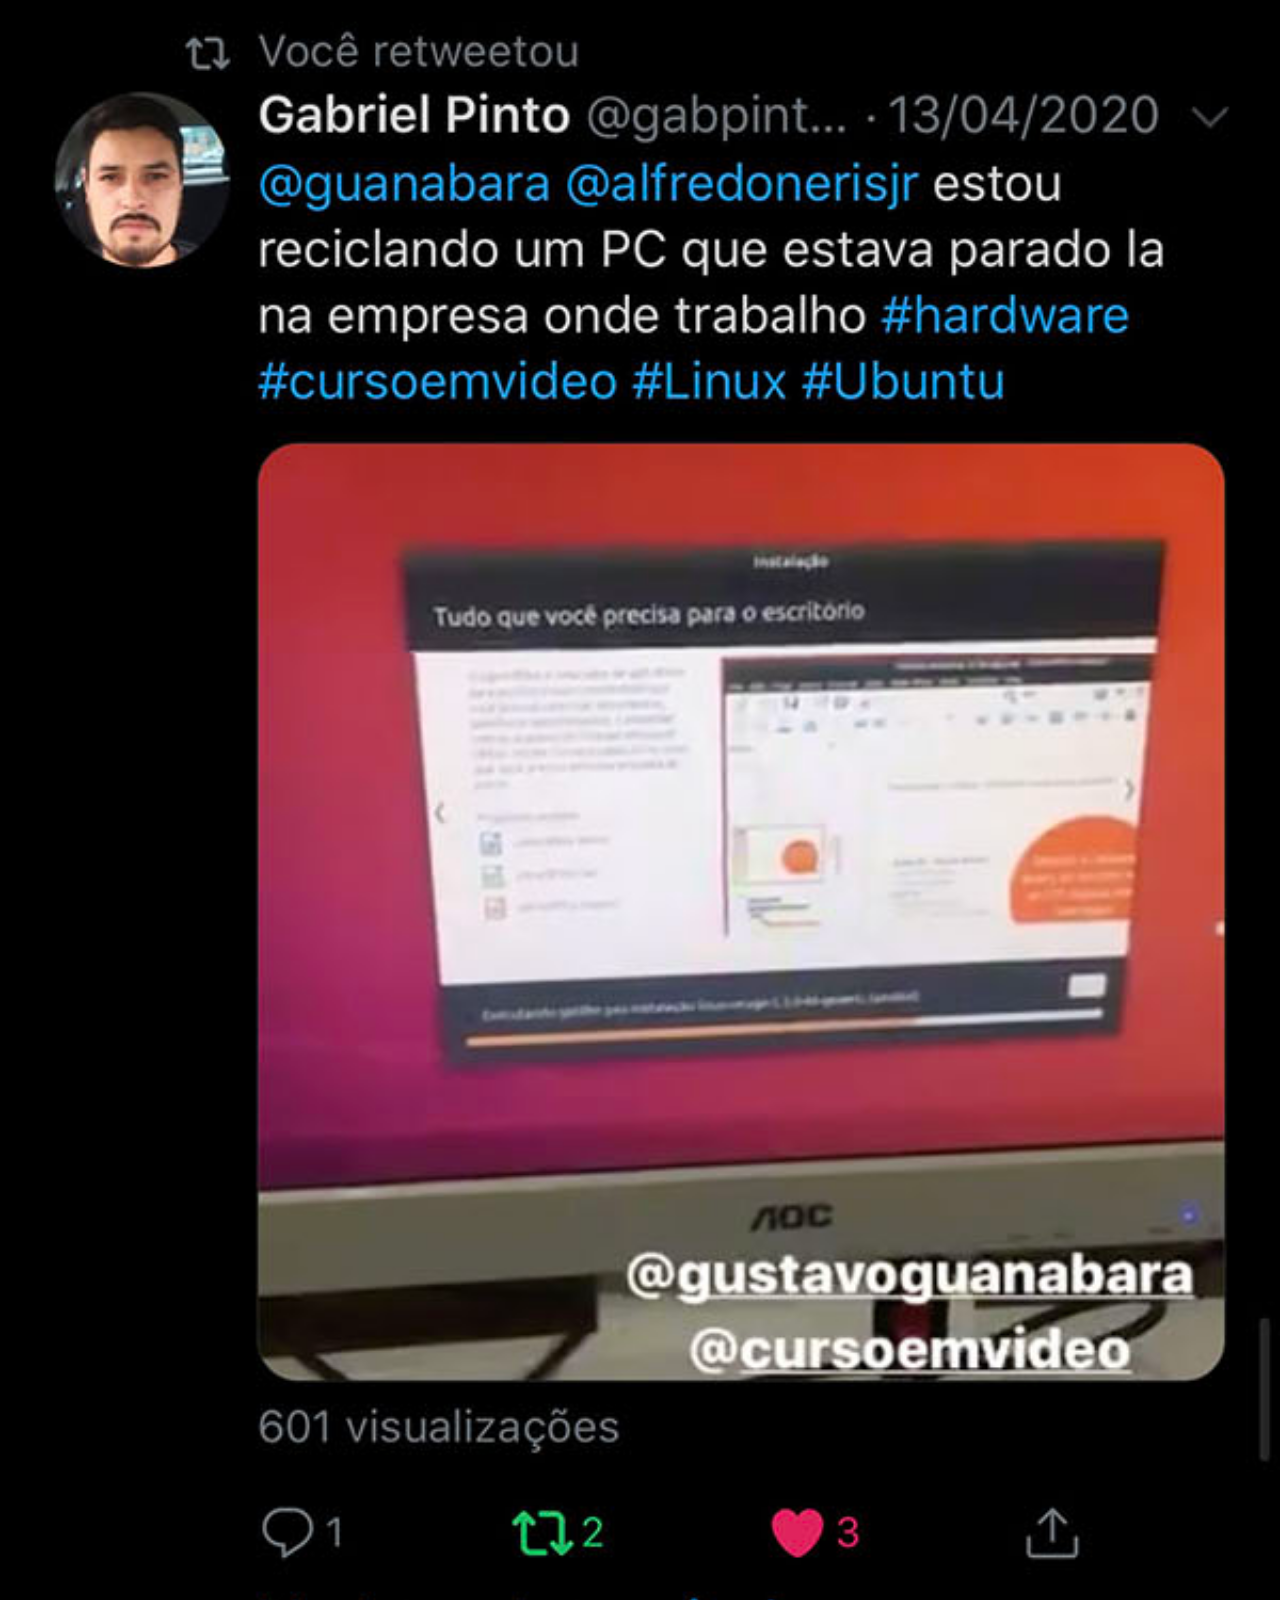
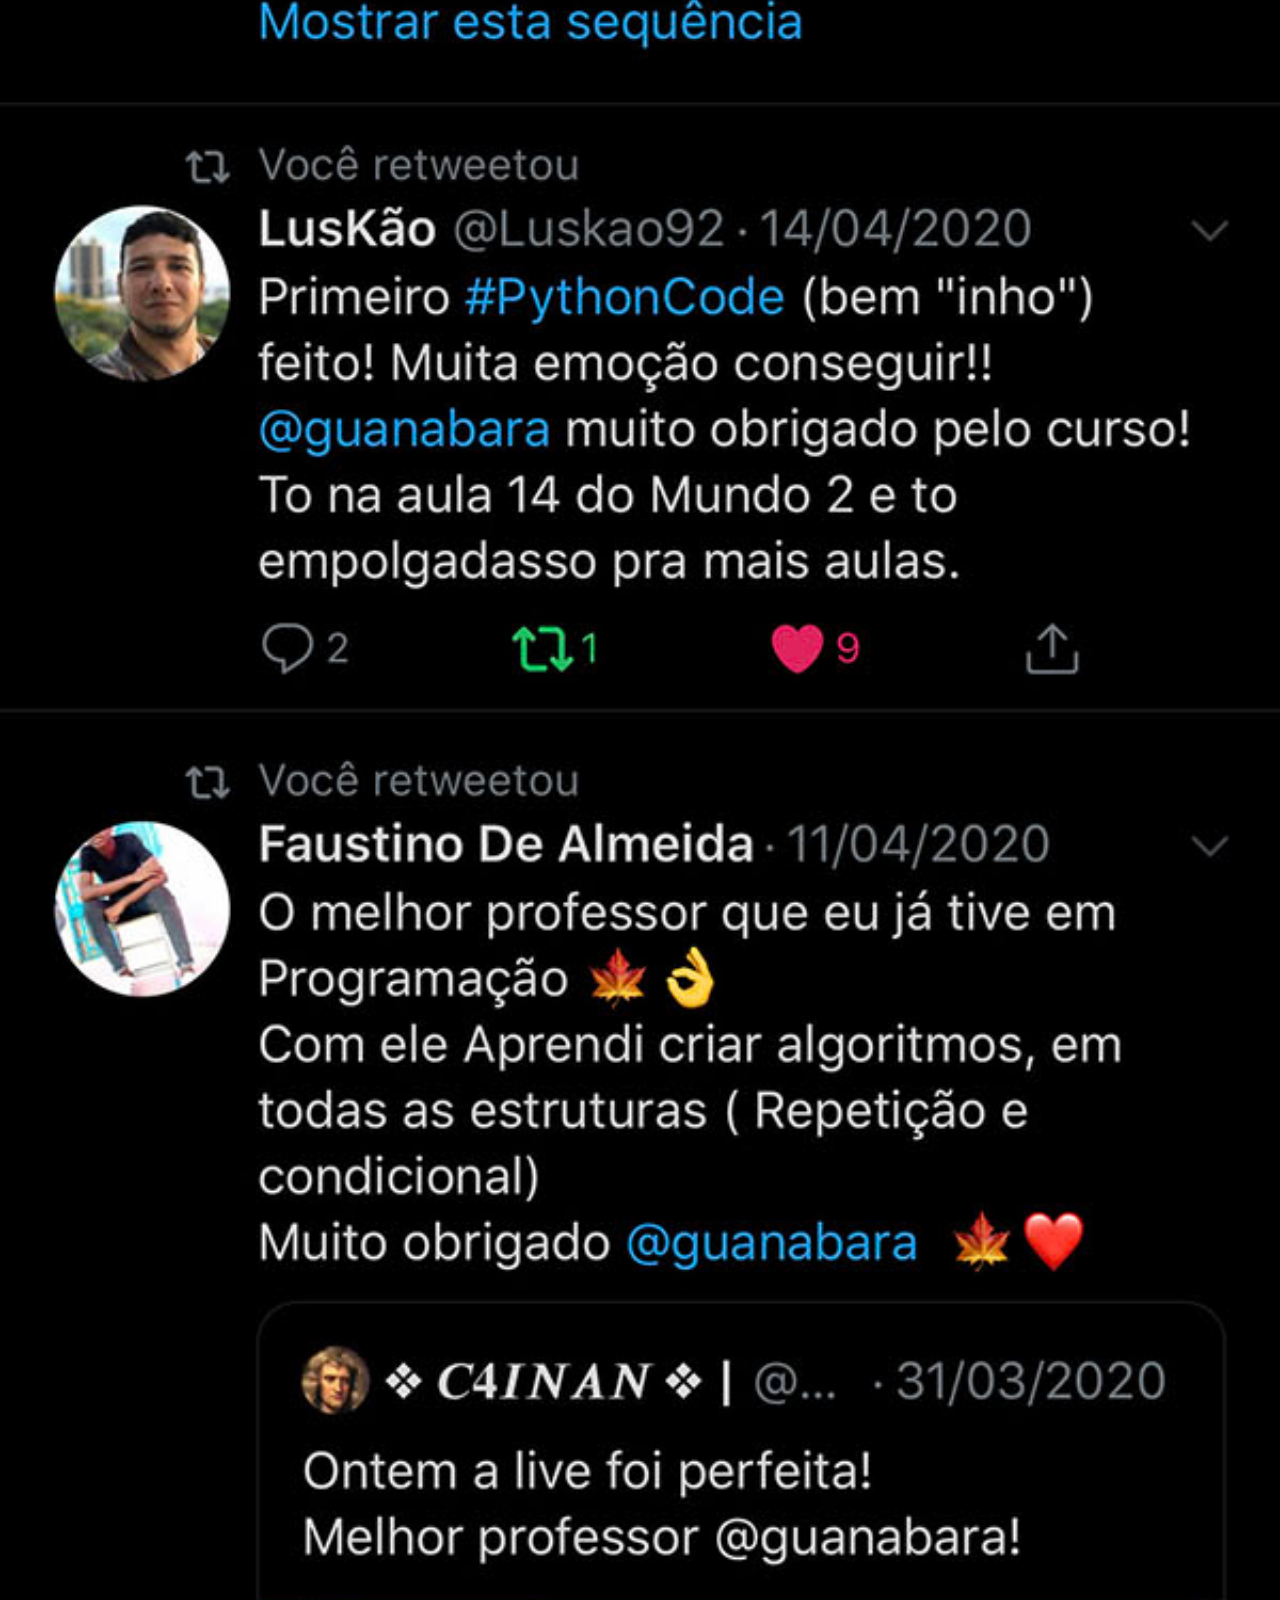
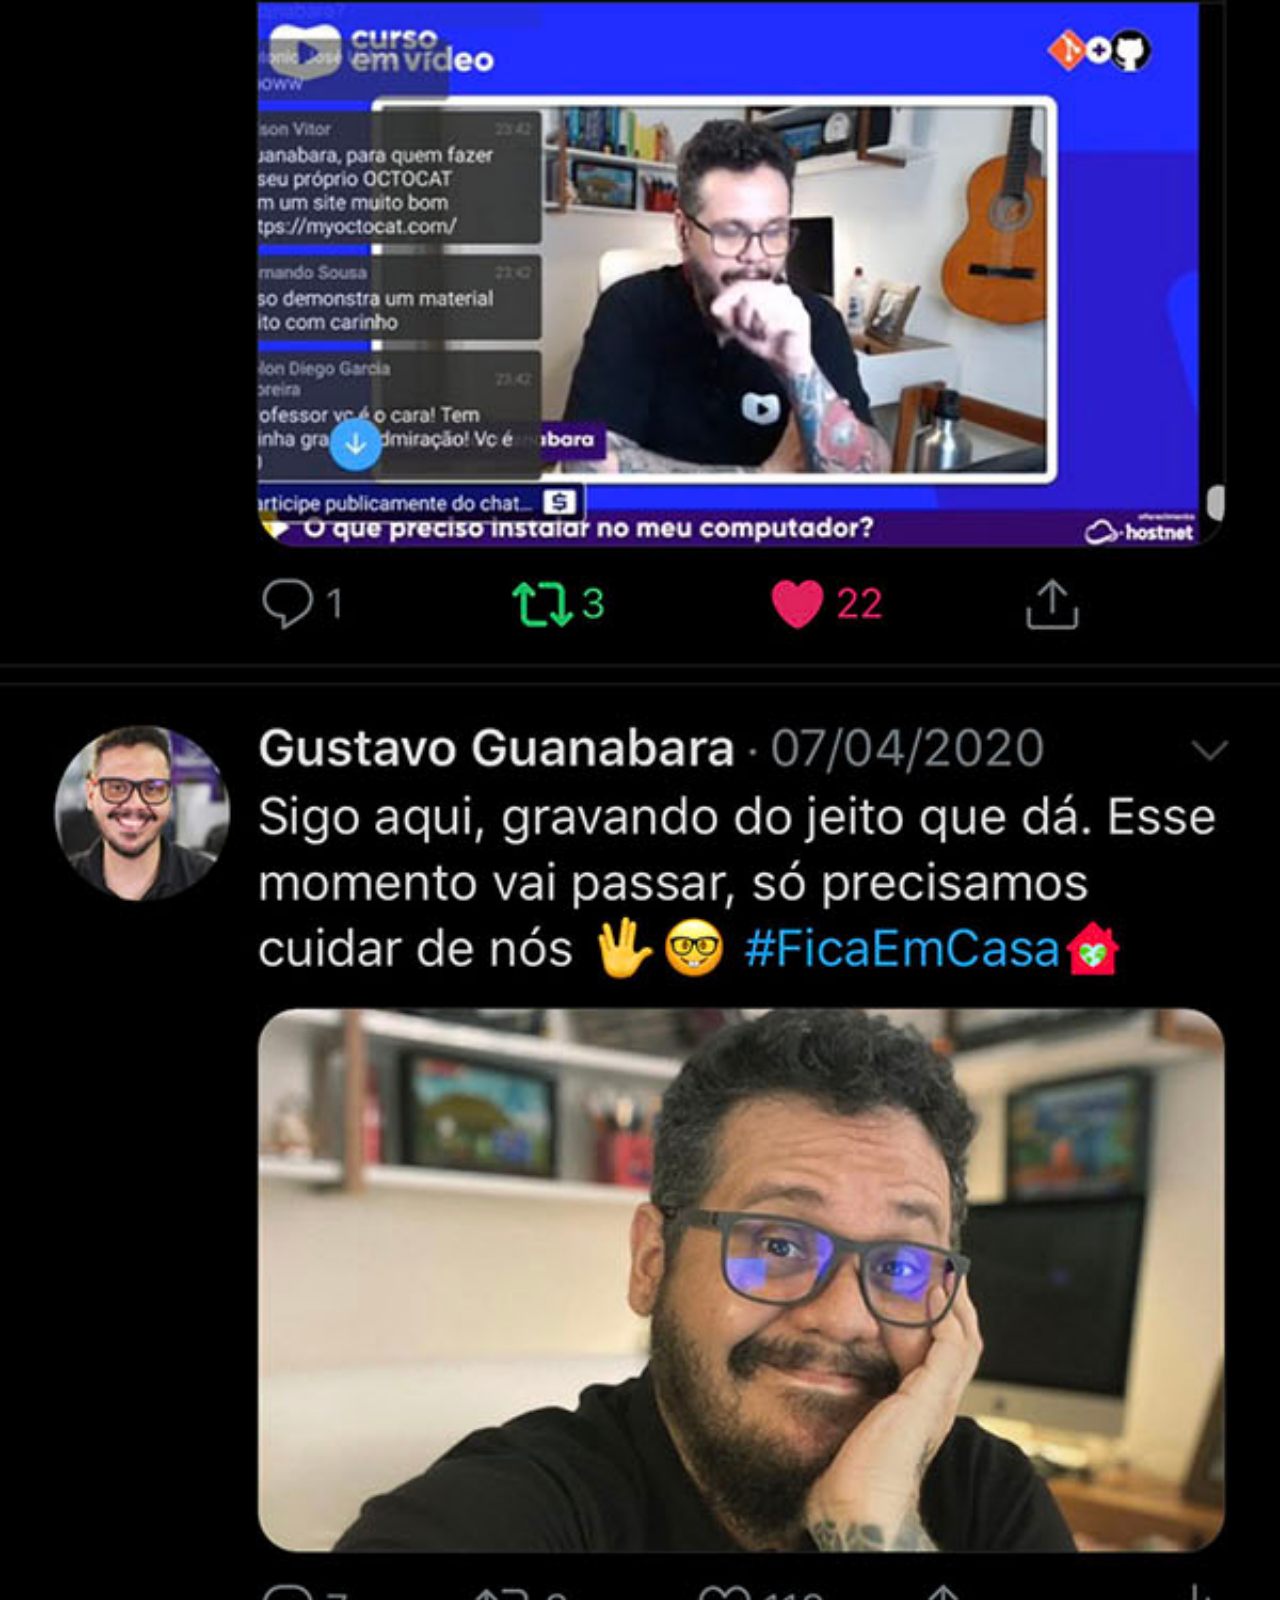
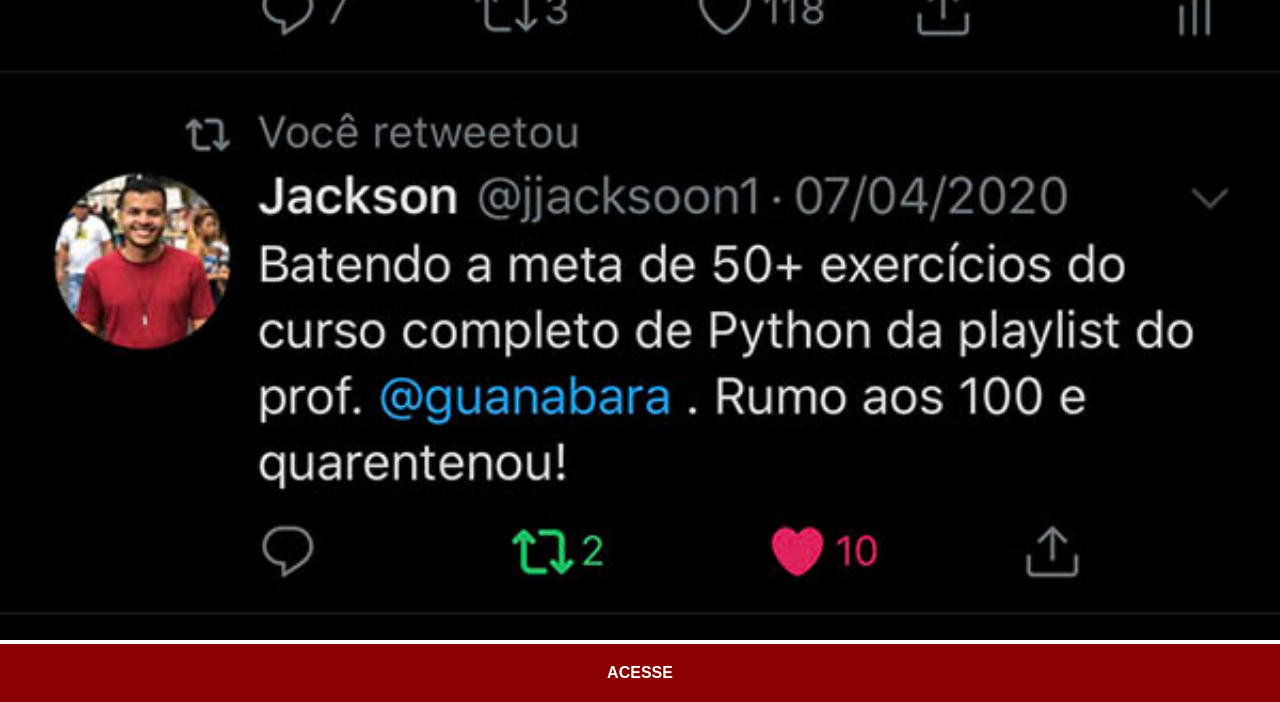
<file: twitter.html>
<!DOCTYPE html>
<html lang="pt-br">
<head>
    <meta charset="UTF-8">
    <meta name="viewport" content="width=device-width, initial-scale=1.0">
    <title>Twitter</title>
    <link rel="stylesheet" href="estilos/social.css">
</head>
<body>
    <img src="imagens/tela-twitter.jpg" alt="Twitter">
    <a href="https://x.com/erasmojr456" target="_blank">ACESSE</a>
</body>
</html>
</file>
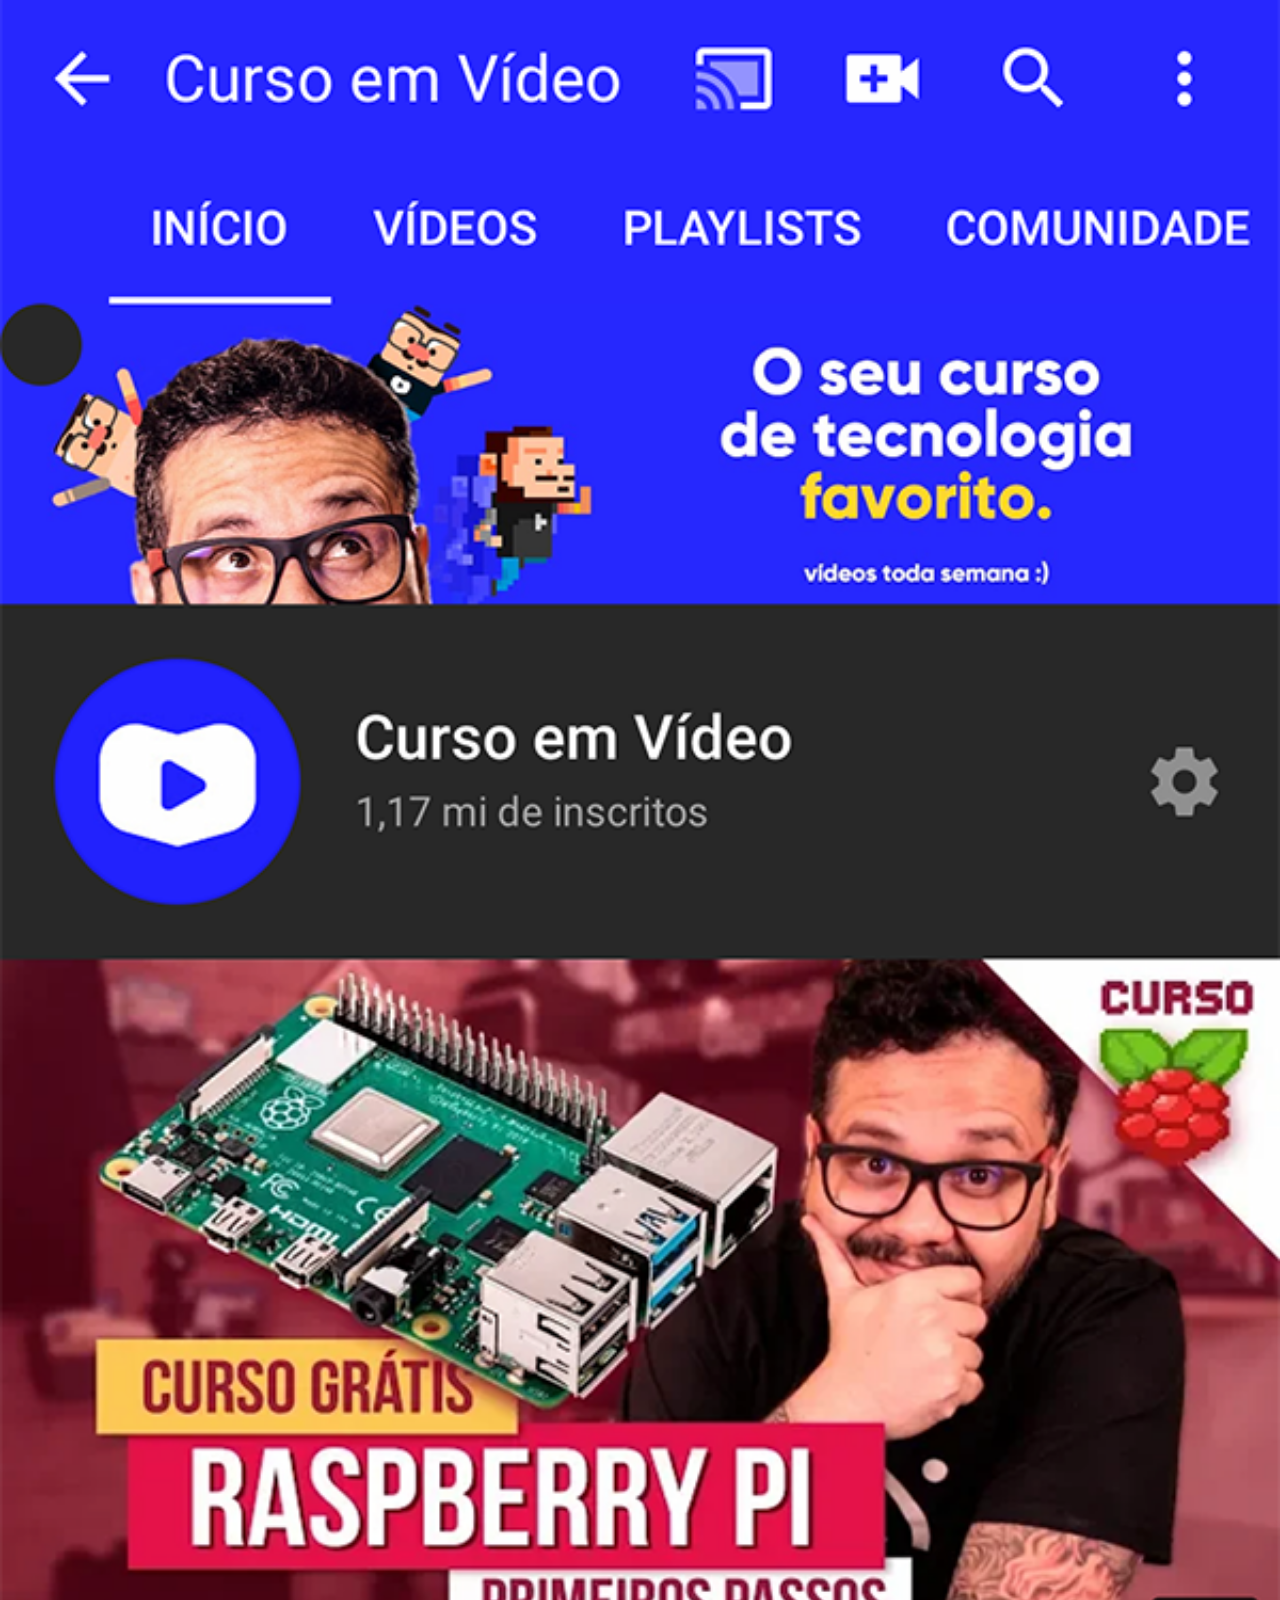
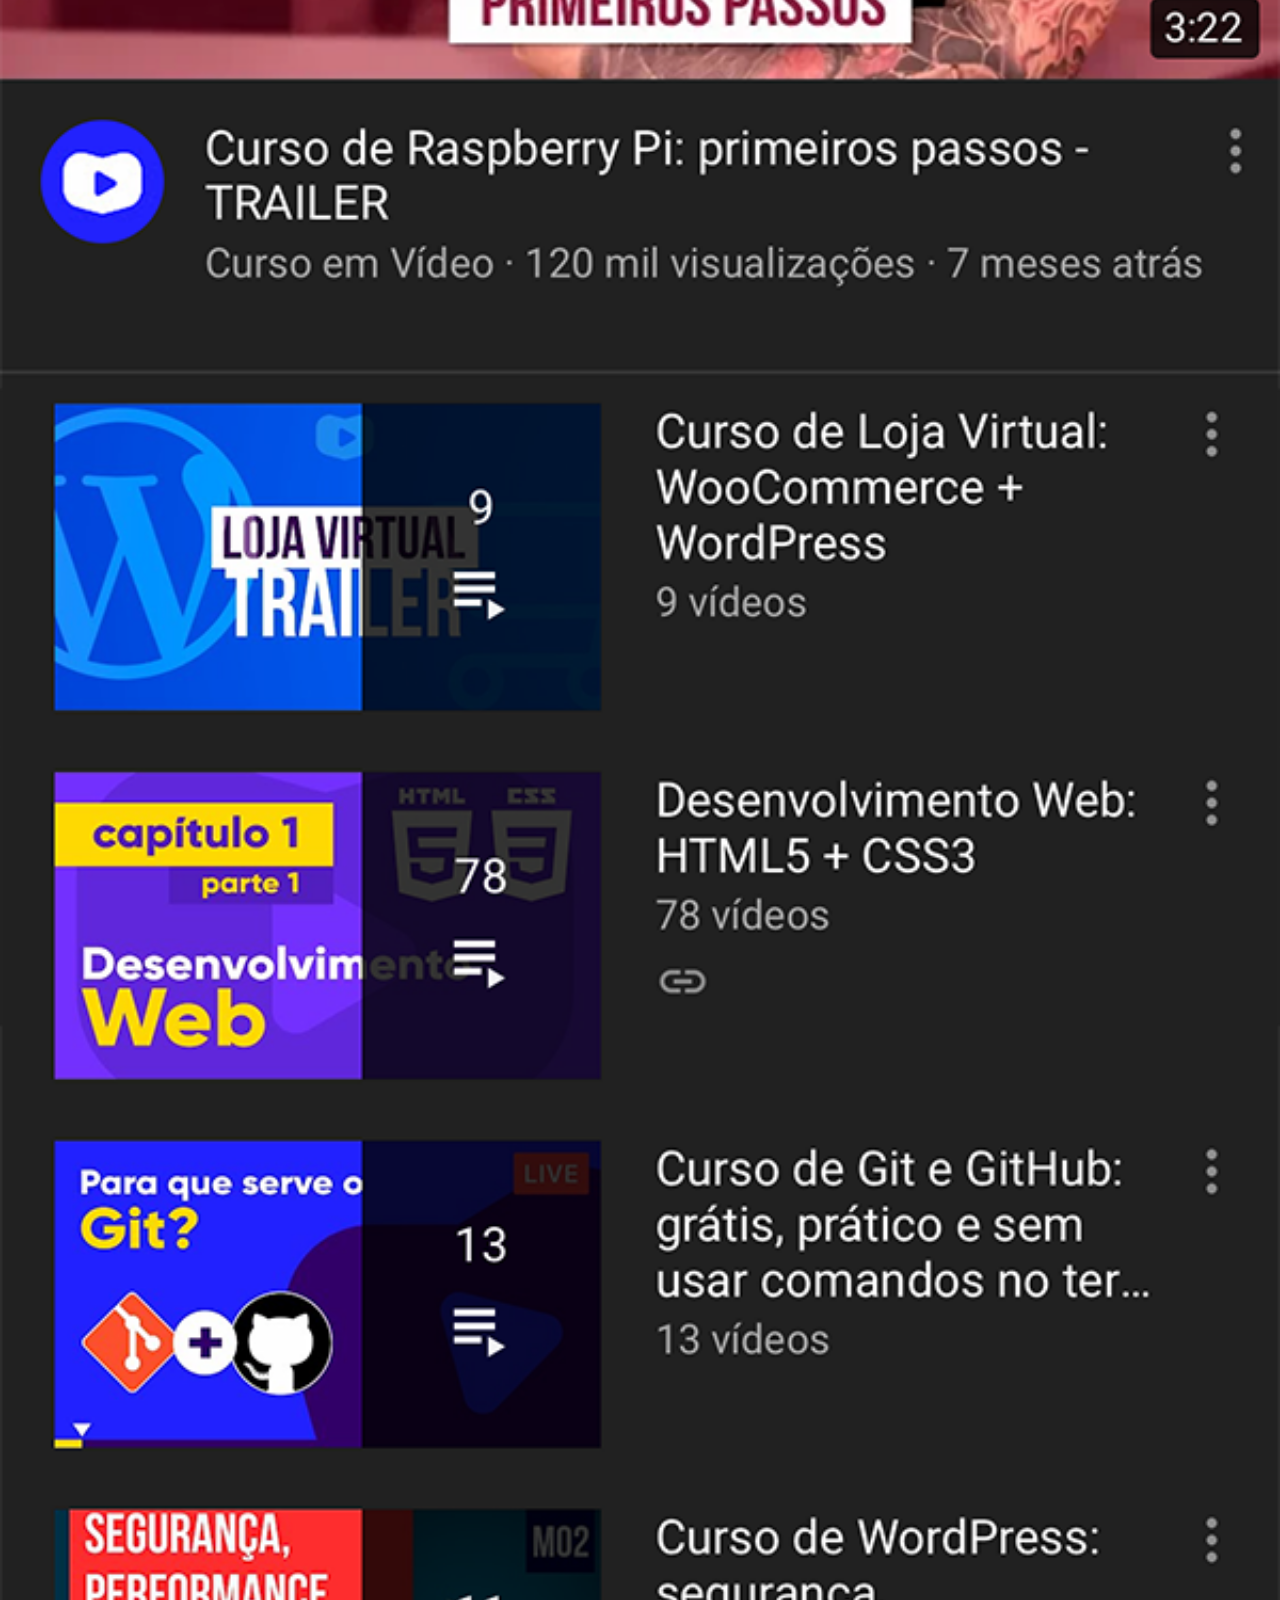
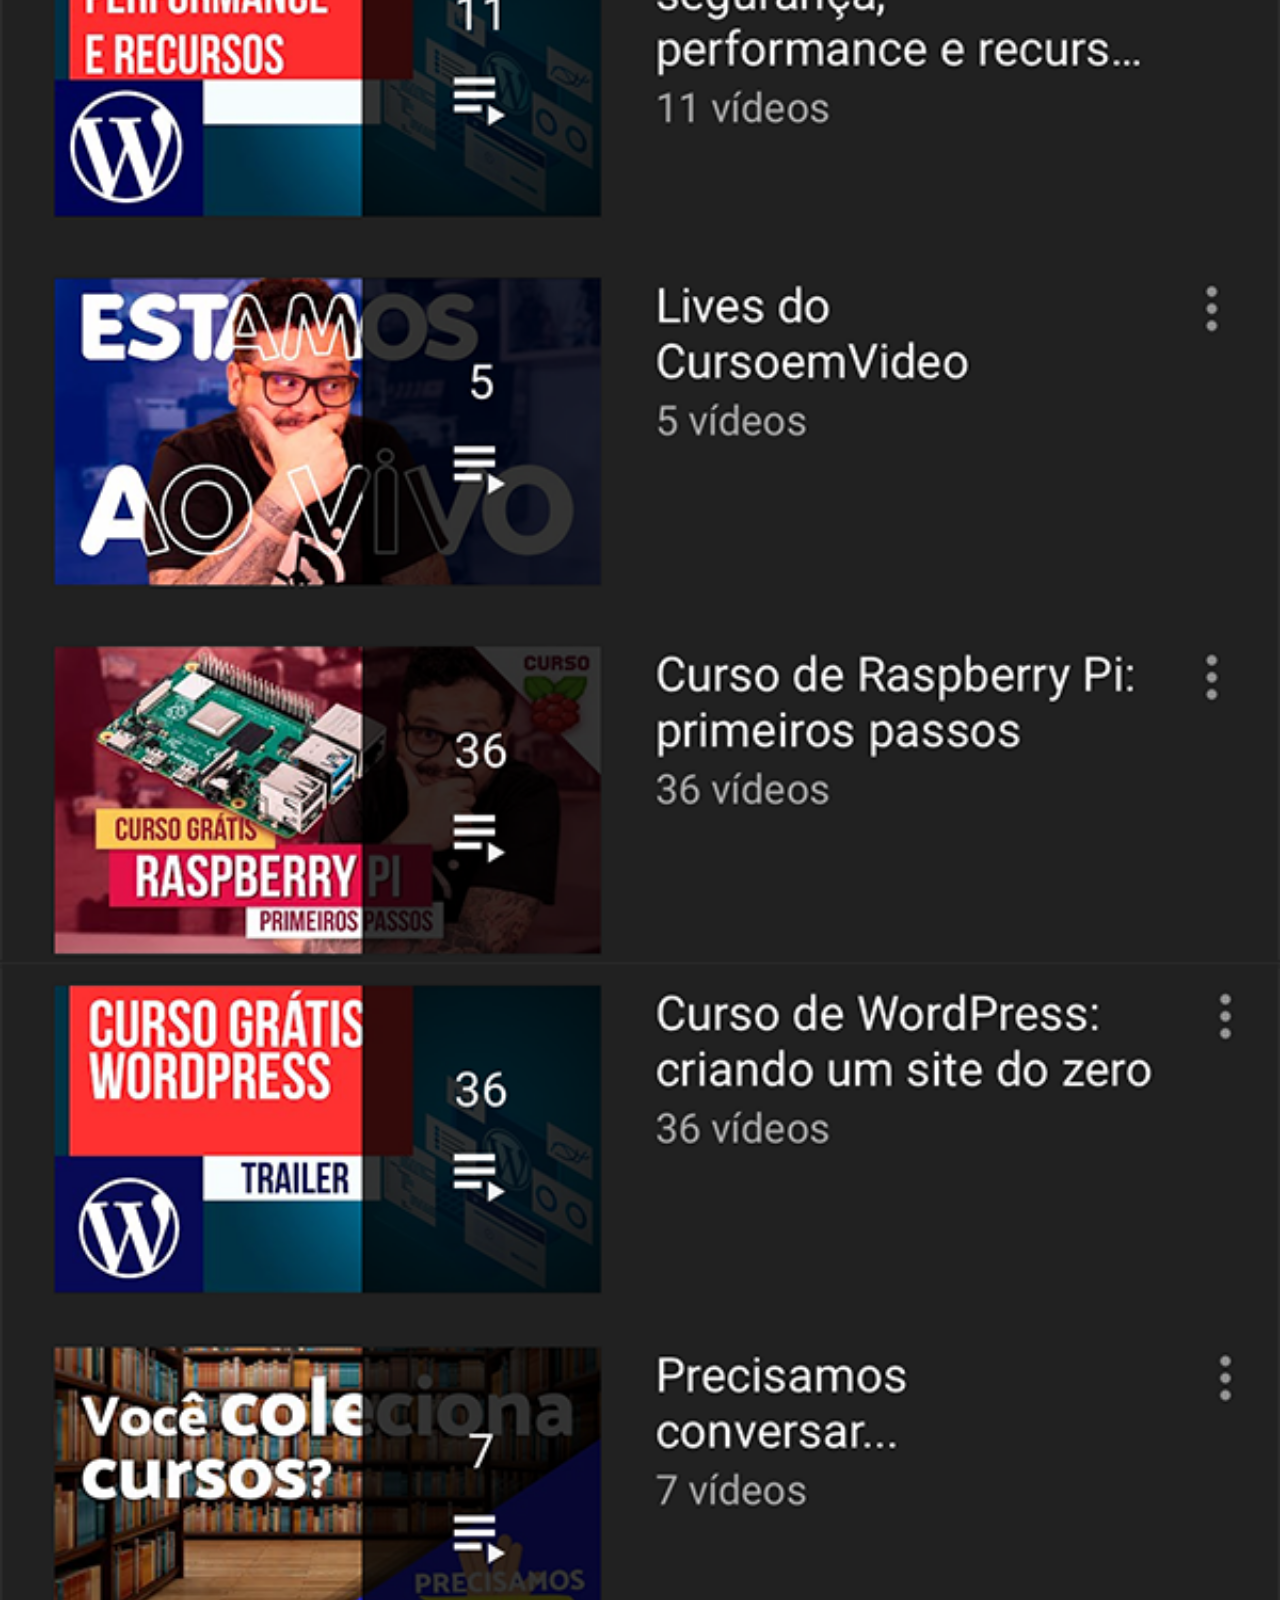
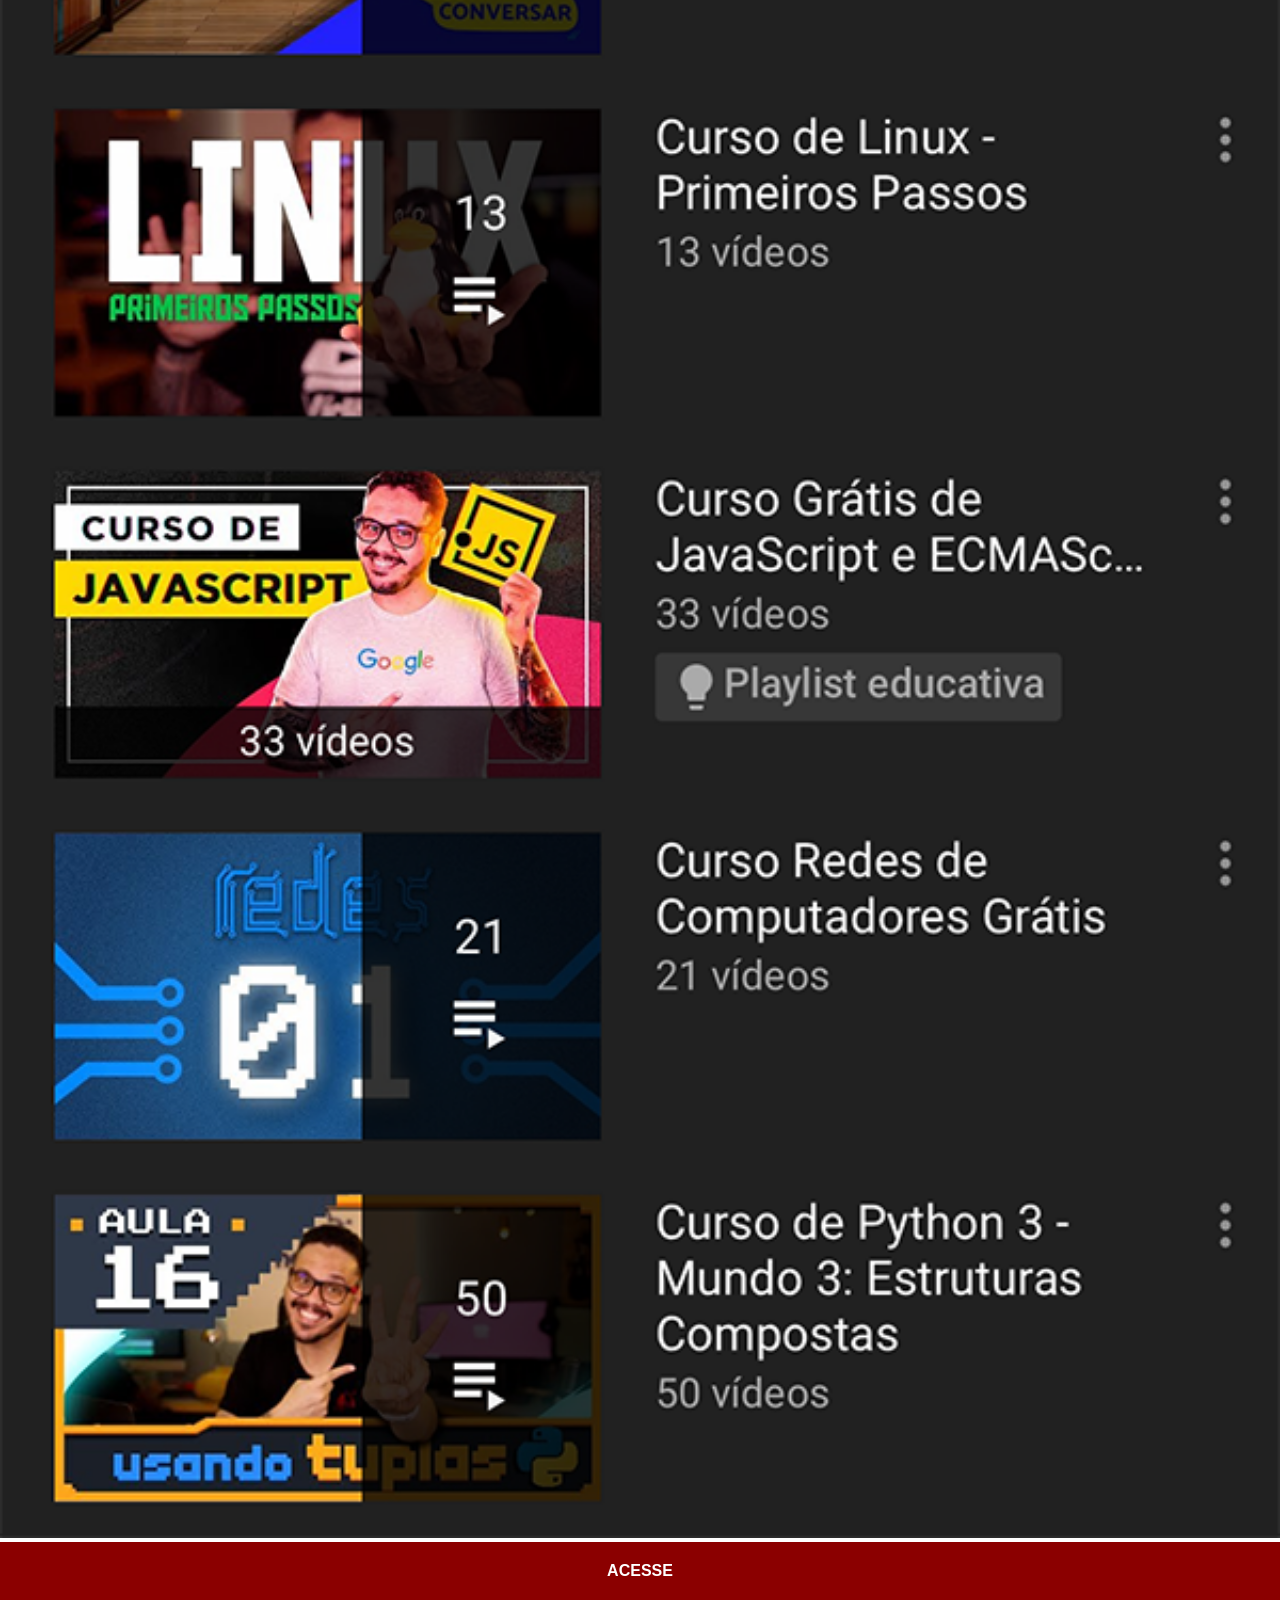
<file: youtube.html>
<!DOCTYPE html>
<html lang="pt-br">
<head>
    <meta charset="UTF-8">
    <meta name="viewport" content="width=device-width, initial-scale=1.0">
    <title>YouTube</title>
    <link rel="stylesheet" href="estilos/social.css">
</head>
<body>
    <img src="imagens/tela-youtube.png" alt="YouTube">
    <a href="https://www.youtube.com/@EndreGamePlay" target="_blank">ACESSE</a>
</body>
</html>
</file>
<file: estilos/style.css>
@charset "UTF-8";

* {
    margin: 0;
    padding: 0;
    font-family: Arial, Helvetica, sans-serif;
}

html, body {
    height: 100vh;
    width: 100vw;
    background-color: black;
}

body {
    background: url('../imagens/fundo-madeira.jpg') no-repeat top center;
    background-size: cover;
    background-attachment: fixed;
}

main {
    position: relative;
    height: 100vh;
}

section#telefone {
    position: absolute;
    top: 50%;
    left: 50%;
    transform: translate(-50%, -50%);
    height: 627px;
    width: 311px;
    background: url(../imagens/frame-iphone.png) no-repeat;
}

iframe#tela {
    position: relative;
    top: 80px;
    left: 22px;
    width: 267px;
    height: 471px;
}

section#redes-sociais {
    text-align: right;
}

section#redes-sociais img{
    width: 50px;
    margin: 10px;
    border-radius: 50%;
    box-shadow: 2px 2px 5px rgba(0, 0, 0, 0.400);
    box-sizing: border-box;
}

section#redes-sociais img:hover {
    border: 2px solid rgba(255, 255, 255, 0.6);
    transform: scale(1.1);
    transition: transform 0.3s ease, border 0.3s ease;
    box-shadow: 5px 5px 10px rgba(0, 0, 0, 0.600);
}
</file>
<file: estilos/social.css>
@charset "utf-8";

* {
            margin: 0px;
            padding: 0px;
            font-family: Arial, Helvetica, sans-serif;
        }

        ::-webkit-scrollbar {
            width: 0px;
            height: 0px;
        }
        
        img {
            width: 100vw;
        }

        a {
            display: block;
            background-color: darkred;
            color: white;
            padding: 20px;
            text-align: center;
            font-weight: bolder;
            text-decoration: none;
        }
        a:hover {
            background-color: red;
        }
</file>
